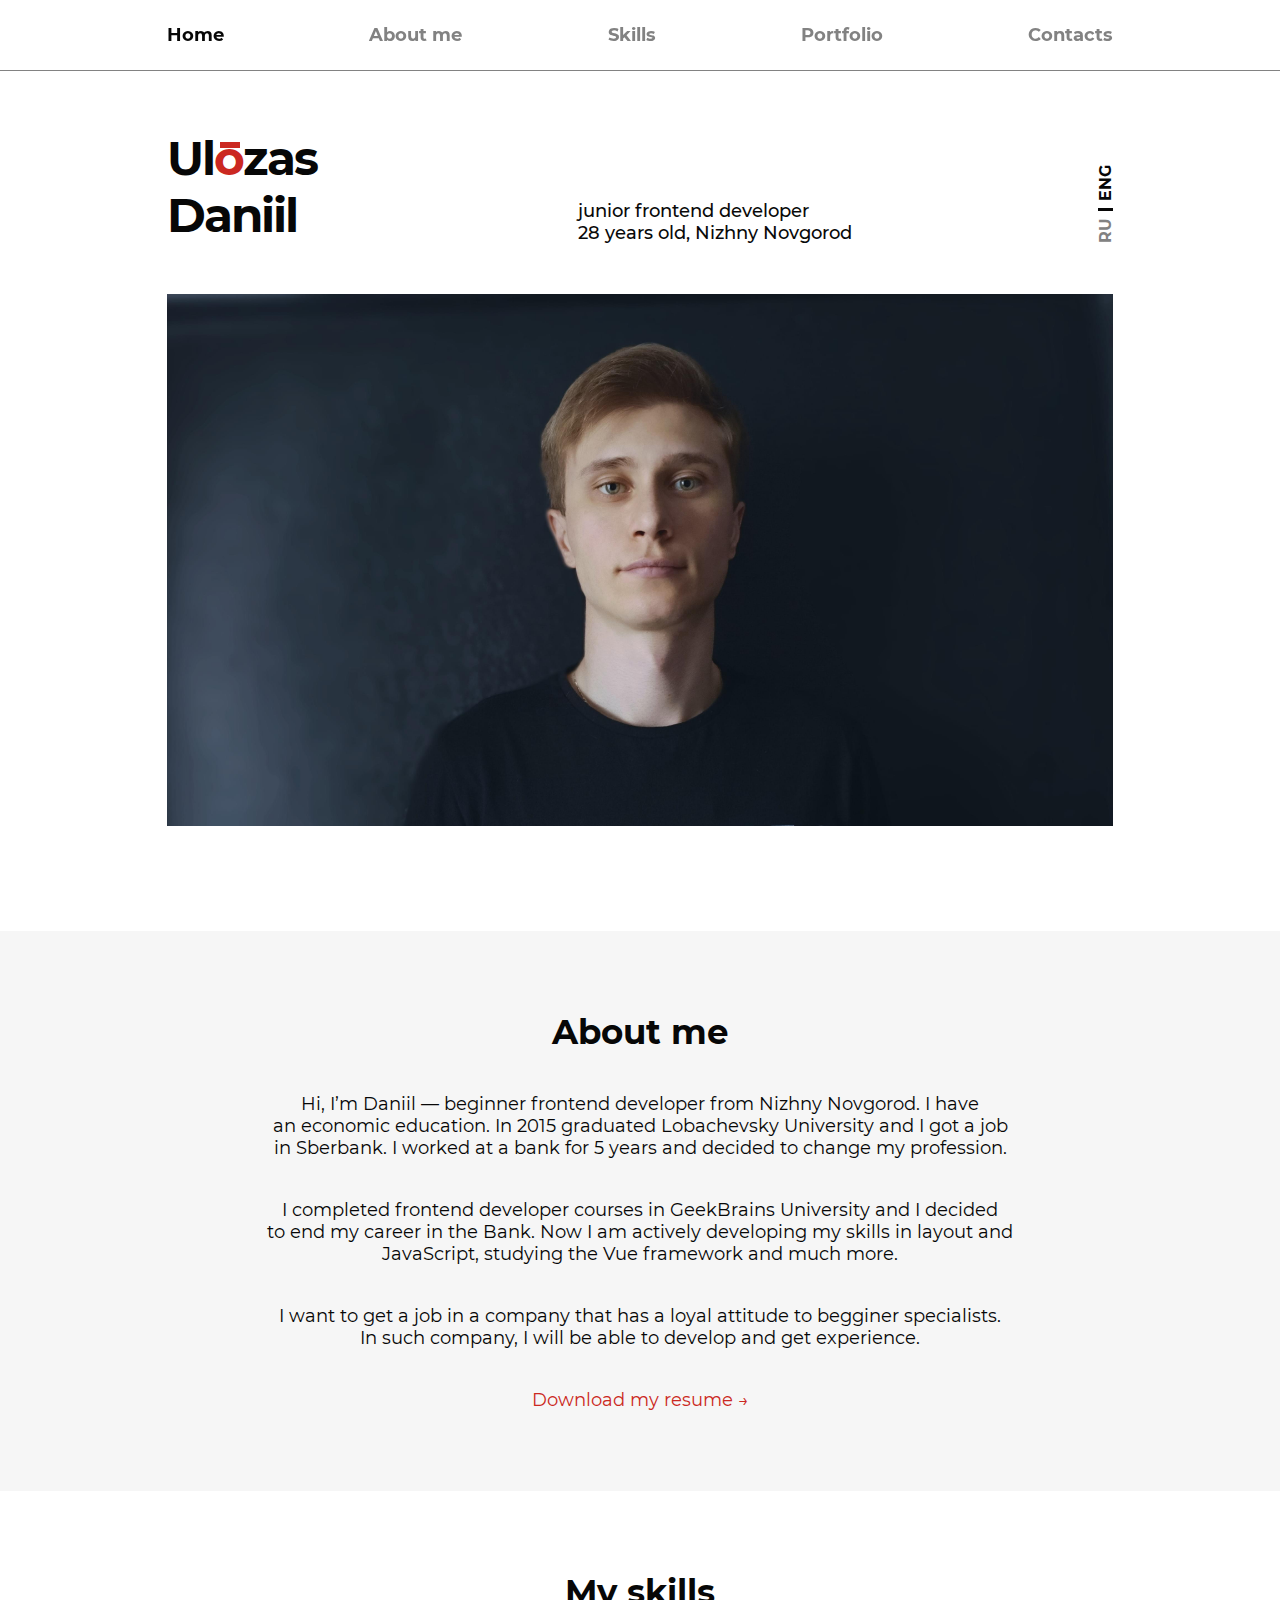
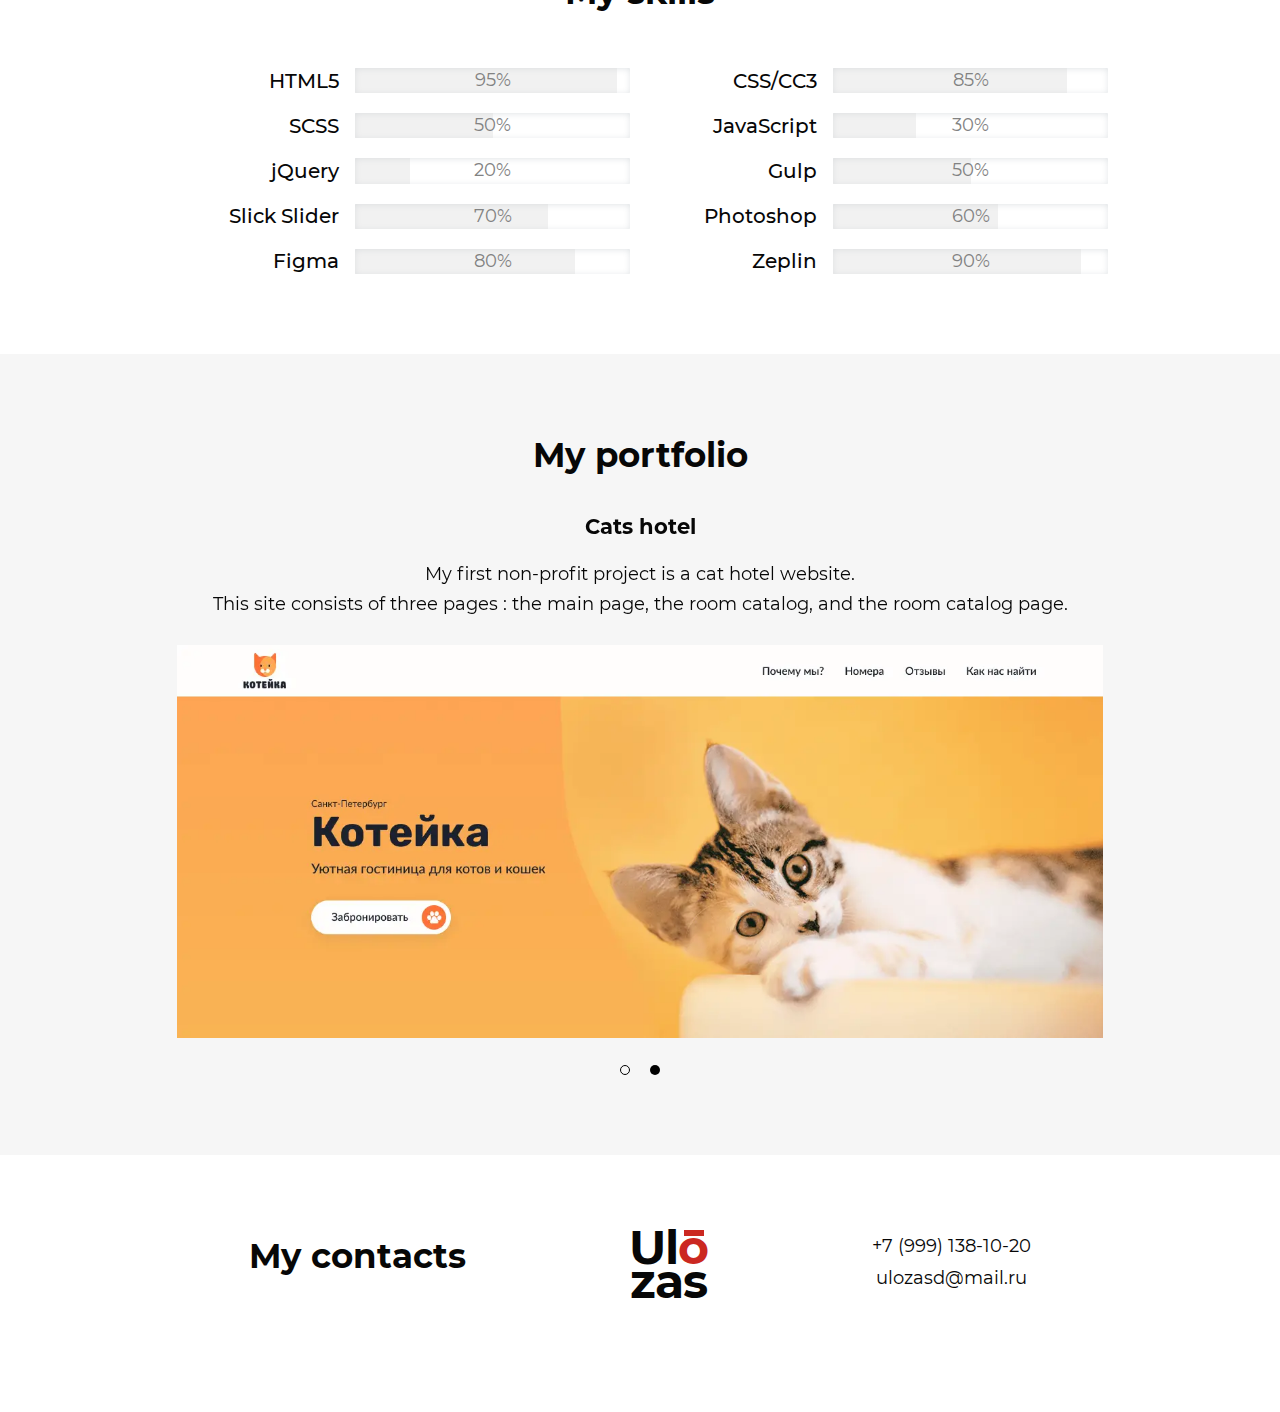
<file: index.html>
<!DOCTYPE html>
<html lang="en">
<head>
	<meta charset="UTF-8">
	<meta name="viewport" content="width=device-width, initial-scale=1.0">
	<link rel="stylesheet" href="css/style.min.css">
	<title>Daniil</title>
</head>

<body>
	<div class="wrapper">
		<header class="main-header" id="main-header">
	<div class="main-header__container container">
		<div class="main-header__inner">
			<div class="main-header__menu-burger-icon menu-burger-icon" id="menu-burger-icon">
				<span></span>
			</div>
			<nav class="main-header__menu" id="main-menu">
				<ul class="main-header__list">
					<li class="main-header__item">
						<a class="main-header__link main-header__link--active" href="#" id="menu-home">
							<span class="language" data-lang="eng">Home</span>
							<span class="language" data-lang="ru">Главная</span>
						</a>
					</li>
					<li class="main-header__item">
						<a class="main-header__link" href="#about" id="menu-about">
							<span class="language" data-lang="eng">About me</span>
							<span class="language" data-lang="ru">О себе</span>
						</a>
					</li>
					<li class="main-header__item">
						<a class="main-header__link" href="#skills" id="menu-skills">
							<span class="language" data-lang="eng">Skills</span>
							<span class="language" data-lang="ru">Навыки</span>
						</a>
					</li>
					<li class="main-header__item">
						<a class="main-header__link" href="#portfolio" id="menu-portfolio">
							<span class="language" data-lang="eng">Portfolio</span>
							<span class="language" data-lang="ru">Портфолио</span>
						</a>
					</li>
					<li class="main-header__item">
						<a class="main-header__link" href="#contacts" id="menu-contacts">
							<span class="language" data-lang="eng">Contacts</span>
							<span class="language" data-lang="ru">Контакты</span>
						</a>
					</li>
				</ul>
				<div class="main-header__lang lang-toggle">
					<input class="lang-toggle__input" type="radio" id="h-ru" name="h-lang">
					<label class="main-header__label lang-toggle__label" for="h-ru">ru</label>
					<input class="lang-toggle__input" type="radio" id="h-eng" name="h-lang" checked>
					<label class="main-header__label lang-toggle__label" for="h-eng">eng</label>
				</div>
			</nav>
		</div>
	</div>
</header>
		<main class="page">
			<section class="overview" id="overview">
	<div class="overview__container container">
		<div class="overview__top">
			<h1 class="">
				<span class="language overview__name" data-lang="eng">Ul<span class="red">o</span>zas<br>Daniil</span>
				<span class="language overview__name overview__name--ru" data-lang="ru">Ул<span class="red">о</span>зас<br>Даниил</span>
			</h1>
			<ul class="overview__list">
				<li class="overview__item">
					<span class="language" data-lang="eng">junior frontend developer</span>
					<span class="language" data-lang="ru">младший фронтенд разработчик</span>
				</li>
				<li class="overview__item">
					<span class="language" data-lang="eng">28 years old, Nizhny Novgorod</span>
					<span class="language" data-lang="ru">28 лет, Нижний Новгород</span>
				</li>
			</ul>
			<div class="overview__lang lang-toggle">
				<input class="lang-toggle__input" type="radio" id="ru" name="lang">
				<label class="lang-toggle__label" for="ru">ru</label>
				<input class="lang-toggle__input" type="radio" id="eng" name="lang" checked>
				<label class="lang-toggle__label" for="eng">eng</label>
			</div>
		</div>
		<picture>
			<source srcset="img/my-photo-mob.jpg" type="image/jpeg" media="(max-width: 767px)">
			<source srcset="img/my-photo-desk.jpg" type="image/jpeg" media="(min-width: 768px)">
			<img class="overview__photo" src="img/my-photo-desk.jpg" alt="Фото Улозас Даниил">
		</picture>
	</div>
</section>
			<section class="about" id="about">
	<div class="about__ container container">
		<h2 class="about__title title">
			<span class="language" data-lang="eng">About me</span>
			<span class="language" data-lang="ru">О себе</span>
		</h2>
		<p class="about__text text">
			<span class="language" data-lang="eng">
				Hi, I&rsquo;m Daniil&nbsp;&mdash; beginner frontend developer from Nizhny Novgorod. I&nbsp;have an&nbsp;economic education. In&nbsp;2015 graduated Lobachevsky University and&nbsp;I got a&nbsp;job in&nbsp;Sberbank. I&nbsp;worked at&nbsp;a&nbsp;bank for 5&nbsp;years and decided to&nbsp;change my&nbsp;profession.
			</span>
			<span class="language" data-lang="ru">
				Привет, Я&nbsp;Даниил&nbsp;&mdash; начинающий фронтенд разработчик из&nbsp;Нижнего Новгорода. По&nbsp;образованию я&nbsp;экономист. В&nbsp;2015г. закончил ННГУ им.Лобачевского и&nbsp;устроился в&nbsp;Сбербанк. Проработав там 5&nbsp;лет, решил поменять сферу деятельности.
			</span>
		</p>
		<p class="about__text text">
			<span class="language" data-lang="eng">
				I&nbsp;completed frontend developer courses in&nbsp;GeekBrains University and&nbsp;I decided to&nbsp;end my&nbsp;career in&nbsp;the Bank. Now I&nbsp;am actively developing my&nbsp;skills in&nbsp;layout and JavaScript, studying the Vue framework and much more.
			</span>
			<span class="language" data-lang="ru">
				Я&nbsp;прошёл обучение на&nbsp;GeekBrains по&nbsp;специальности frontend developer и&nbsp;принял решение закончить свою карьеру в&nbsp;банке. Сейчас активно прокачиваю свои навыки в&nbsp;верстке и&nbsp;JavaScript, изучаю фреймворк Vue и&nbsp;много что еще.
			</span>
		</p>
		<p class="about__text text">
			<span class="language" data-lang="eng">
				I&nbsp;want to&nbsp;get a&nbsp;job in&nbsp;a&nbsp;company that has a&nbsp;loyal attitude to&nbsp;begginer specialists. In&nbsp;such company, I&nbsp;will be&nbsp;able to&nbsp;develop and get experience.
			</span>
			<span class="language" data-lang="ru">
				Хочу устроиться в&nbsp;компанию, где лояльно относятся к&nbsp;начинающим специалистам, где есть возможность развиваться и&nbsp;набираться опыта.
			</span>
		</p>
		<a class="about__resume text " href="resume/resume.pdf" download target="_blank">
			<span class="language" data-lang="eng">Download my resume </span>
			<span class="language" data-lang="ru">Скачать мое резюме </span>
			&#8594;
		</a>
	</div>
</section>
			<section class="skills" id="skills">
	<div class="skills__container container">
		<h2 class="skills__title title">
			<span class="language" data-lang="eng">My skills</span>
			<span class="language" data-lang="ru">Мои навыки</span>
		</h2>
		<ul class="skills__list">
			<li class="skills__item">HTML5 <span class="skills__procent"><span class="procent__inner"></span>95%</span></li>
			<li class="skills__item">CSS/CC3 <span class="skills__procent"><span class="procent__inner"></span>85%</span></li>
			<li class="skills__item">SCSS <span class="skills__procent"><span class="procent__inner"></span>50%</span></li>
			<li class="skills__item">JavaScript <span class="skills__procent"><span class="procent__inner"></span>30%</span></li>
			<li class="skills__item">jQuery <span class="skills__procent"><span class="procent__inner"></span>20%</span></li>
			<li class="skills__item">Gulp <span class="skills__procent"><span class="procent__inner"></span>50%</span></li>
			<li class="skills__item">Slick Slider <span class="skills__procent"><span class="procent__inner"></span>70%</span></li>
			<li class="skills__item">Photoshop <span class="skills__procent"><span class="procent__inner"></span>60%</span></li>
			<li class="skills__item">Figma <span class="skills__procent"><span class="procent__inner"></span>80%</span></li>
			<li class="skills__item">Zeplin <span class="skills__procent"><span class="procent__inner"></span>90%</span></li>
		</ul>
	</div>
</section>
			<section class="portfolio" id="portfolio">
	<div class="portfolio__container container">
		<h2 class="portfolio__title title">
			<span class="language" data-lang="eng">My portfolio</span>
			<span class="language" data-lang="ru">Мои работы</span>
		</h2>
		<ul class="porfolio__list project__slider slider">
			<li class="portfolio__item project">
				<h3 class="project__title">Cats hotel</h3>
				<p class="project__description">
					<span class="language" data-lang="eng">My&nbsp;first non-profit project is&nbsp;a&nbsp;cat hotel website.</span>
					<span class="language" data-lang="ru">Мой первый некоммерческий проект&nbsp;&mdash; сайт отеля для кошек.</span>
				</p>
				<p class="project__description">
					<span class="language" data-lang="eng">This site consists of&nbsp;three pages : the main page, the room catalog, and the room catalog page.</span>
					<span class="language" data-lang="ru">Сайт состоит из&nbsp;трёх страниц : главная страница, каталог номеров, страница каталога номера.</span>
				</p>
				<div class="project__wrapper">
					<a class="project__link" href="cat-hotel/index.html" target="_blank">
						<!-- <span class="language" data-lang="eng">Открыть проект</span>
						<span class="language" data-lang="ru">Open project</span> -->
						<picture><source srcset="img/cats-hotel-desk.webp" type="image/webp"><img src="img/cats-hotel-desk.jpg" alt="Project 'Cats hotel'"></picture>
					</a>
				</div>
			</li>
			<li class="portfolio__item project">
				<h3 class="project__title">NORSI TRANS</h3>
				<p class="project__description">
					<span class="language" data-lang="eng">My second non-commercial project is&nbsp;the main page of&nbsp;the NORSI-TRANS company&rsquo;s website.</span>
					<span class="language" data-lang="ru">Мой второй некоммерческий проект&nbsp;&mdash; главная страница сайта компании Норси-Транс.</span>
				</p>
				<div class="project__wrapper">
					<a class="project__link" href="norsi/index.html" target="_blank">
						<!-- <span class="language" data-lang="eng">Открыть проект</span>
						<span class="language" data-lang="ru">Open project</span> -->
						<picture><source srcset="img/norsi-desk.webp" type="image/webp"><img src="img/norsi-desk.jpg" alt="Project 'Norsi'"></picture>
					</a>
				</div>
			</li>
		</ul>
	</div>
</section>
			<section class="contacts" id="contacts">
	<div class="contacts__container container">
		<h2 class="contacts__title title">
			<span class="language" data-lang="eng">My contacts</span>
			<span class="language" data-lang="ru">Мои контакты</span>
		</h2>
		<div class="contacts__logo-wrapper">
			<a class="logo" href="#">Ul<span class="red">o</span><br>zas</a>
		</div>
		<div class="contacts__content">
			<p class="contacts__tel" ><a href="tel:89991381020">+7 (999) 138-10-20</a></p>
			<p class="contacts__mail" ><a href="#">ulozasd@mail.ru</a></p>
		</div>
	</div>
</section>
		</main>
		<footer class="main-footer">
	<div class="container">
	</div>
</footer>
	</div>
	<script src="https://code.jquery.com/jquery-3.4.1.min.js"></script>
	<script src="js/script.min.js"></script>
</body>

</html>
</file>
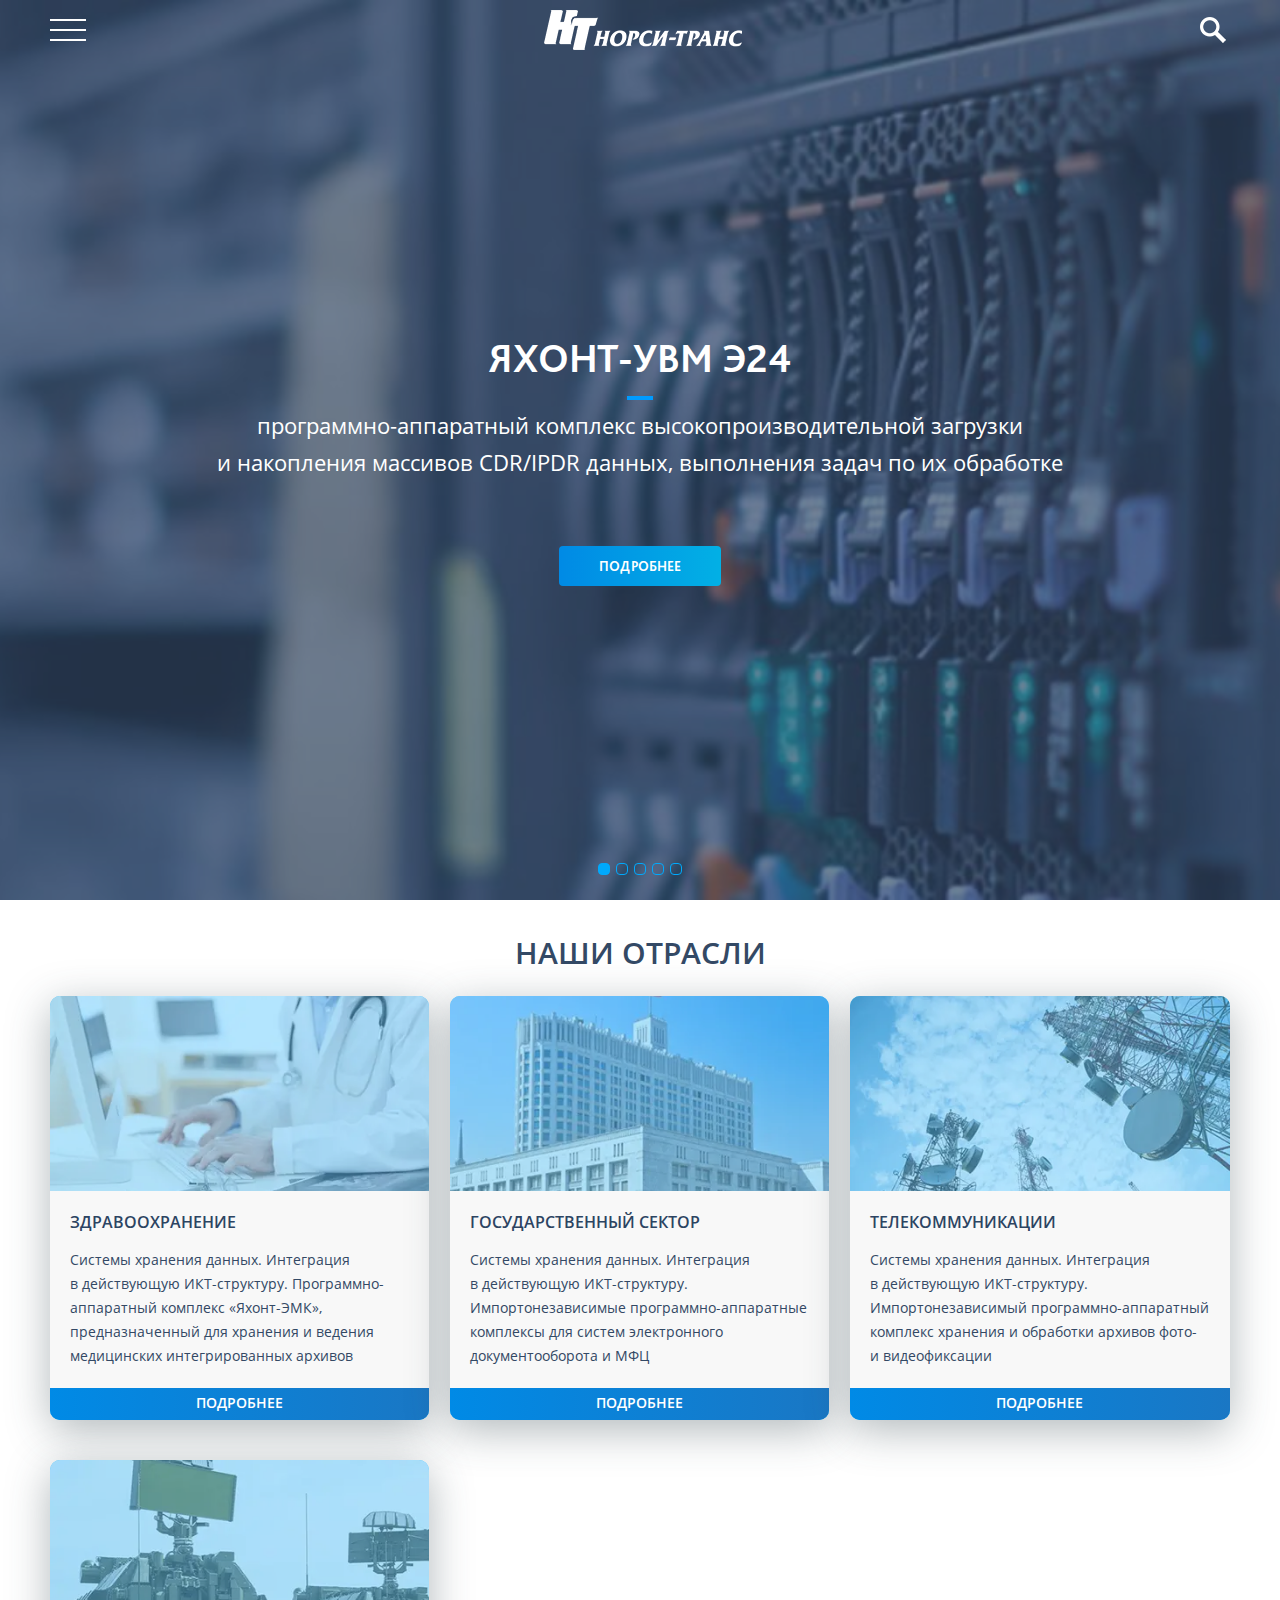
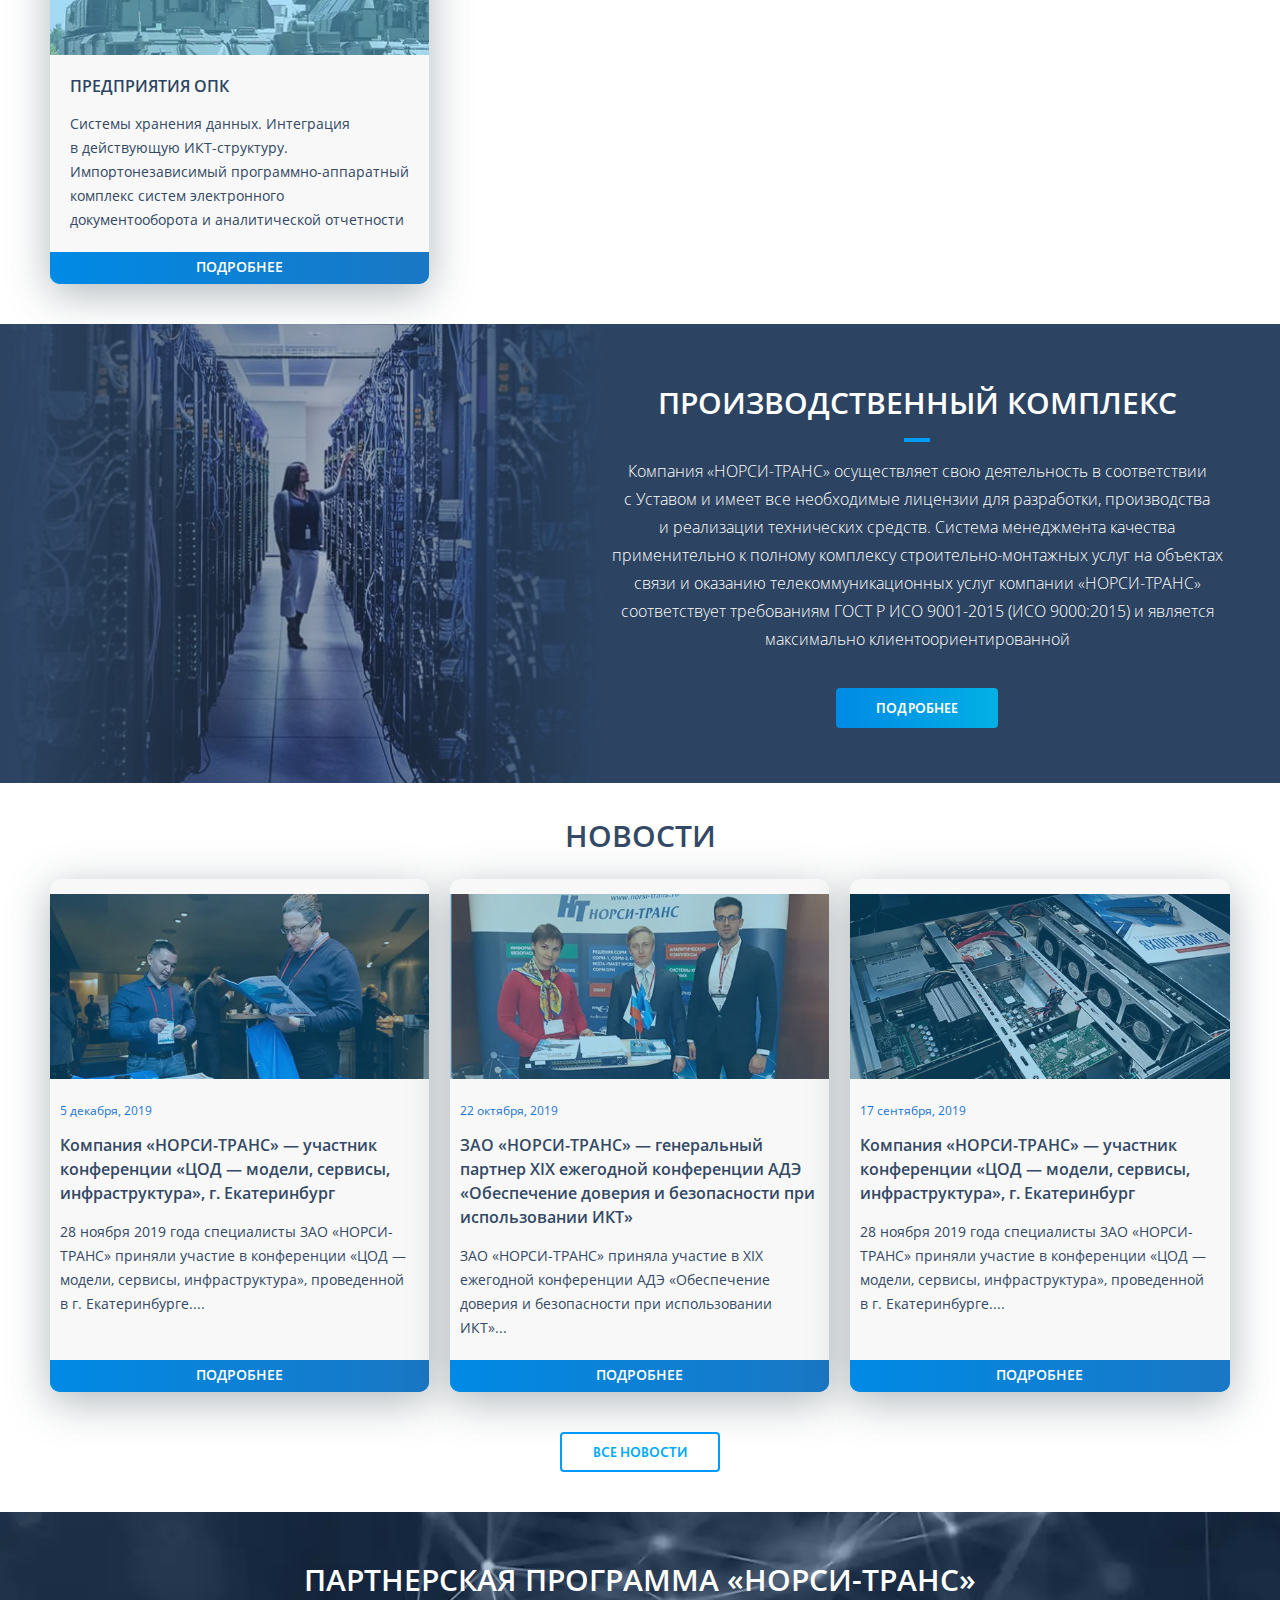
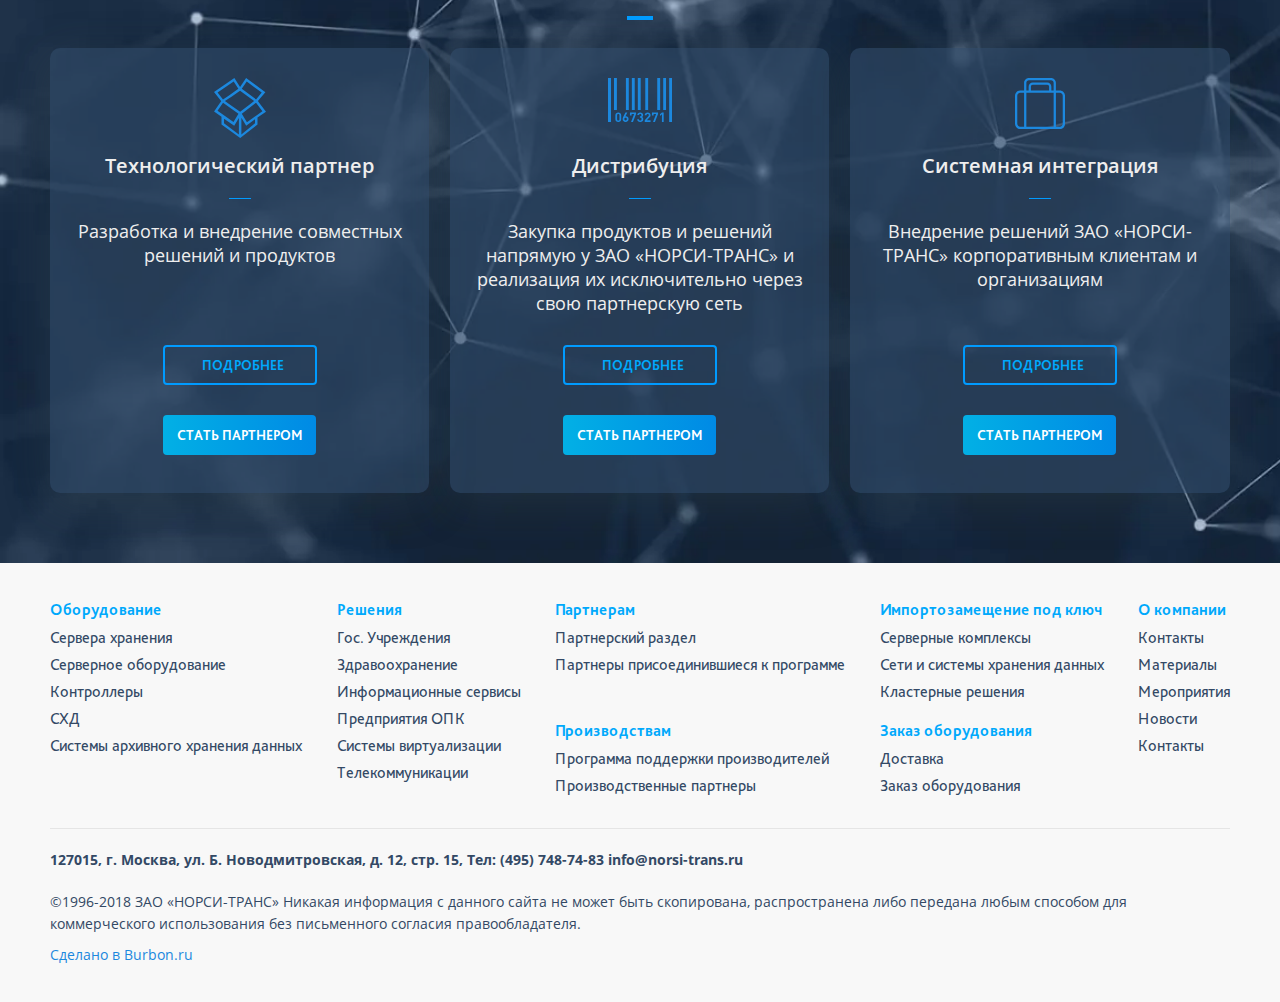
<file: norsi/index.html>
<!DOCTYPE html><html lang="en"><head>	<meta charset="UTF-8">	<meta name="viewport" content="width=device-width, initial-scale=1.0">	<link rel="stylesheet" href="css/style.min.css">	<title>НОРСИ-ТРАНС</title></head><body>	<div style="display:none;">		<svg>			<symbol id="icon-box" viewBox="0 0 52 60">				<path fill-rule="evenodd" fill="rgb(28, 136, 222)"					d="M44.031,23.356 L44.407,23.080 L44.091,22.856 L51.360,14.128 L32.096,0.012 L26.076,8.907 L20.361,0.000 L-0.008,13.928 L6.936,22.830 L7.200,23.125 L7.006,23.397 L0.067,33.467 L7.488,38.872 L7.488,46.535 L26.174,59.993 L26.222,59.931 L43.504,46.587 L43.504,39.597 L51.990,33.798 L44.031,23.356 ZM48.392,33.209 L32.952,44.143 L27.799,35.685 L42.013,24.838 L48.392,33.209 ZM17.501,18.795 L26.048,12.722 L40.112,23.113 L26.485,33.530 L26.155,33.833 L25.760,33.526 L10.887,23.108 L17.501,18.795 ZM32.724,3.547 L47.699,14.609 L42.043,21.401 L27.774,10.862 L32.724,3.547 ZM3.593,14.473 L19.673,3.559 L24.348,10.845 L14.620,17.757 L8.980,21.378 L3.593,14.473 ZM9.031,24.869 L24.470,35.698 L19.482,44.100 L3.518,32.869 L9.031,24.869 ZM9.977,45.315 L9.977,40.684 L20.222,47.750 L24.886,39.894 L24.886,56.474 L9.977,45.315 ZM41.015,45.263 L27.375,56.463 L27.375,39.794 L32.196,47.707 L41.015,41.298 L41.015,45.263 Z" />				<path fill="url(#PSgrad_0)"					d="M44.031,23.356 L44.407,23.080 L44.091,22.856 L51.360,14.128 L32.096,0.012 L26.076,8.907 L20.361,0.000 L-0.008,13.928 L6.936,22.830 L7.200,23.125 L7.006,23.397 L0.067,33.467 L7.488,38.872 L7.488,46.535 L26.174,59.993 L26.222,59.931 L43.504,46.587 L43.504,39.597 L51.990,33.798 L44.031,23.356 ZM48.392,33.209 L32.952,44.143 L27.799,35.685 L42.013,24.838 L48.392,33.209 ZM17.501,18.795 L26.048,12.722 L40.112,23.113 L26.485,33.530 L26.155,33.833 L25.760,33.526 L10.887,23.108 L17.501,18.795 ZM32.724,3.547 L47.699,14.609 L42.043,21.401 L27.774,10.862 L32.724,3.547 ZM3.593,14.473 L19.673,3.559 L24.348,10.845 L14.620,17.757 L8.980,21.378 L3.593,14.473 ZM9.031,24.869 L24.470,35.698 L19.482,44.100 L3.518,32.869 L9.031,24.869 ZM9.977,45.315 L9.977,40.684 L20.222,47.750 L24.886,39.894 L24.886,56.474 L9.977,45.315 ZM41.015,45.263 L27.375,56.463 L27.375,39.794 L32.196,47.707 L41.015,41.298 L41.015,45.263 Z" />			</symbol>			<symbol id="icon-code" viewBox="0 0 64 44">				<path fill-rule="evenodd" fill="rgb(28, 136, 222)"					d="M61.160,43.962 L61.160,0.005 L64.000,0.005 L64.000,43.962 L61.160,43.962 ZM55.194,0.005 L58.042,0.005 L58.042,32.107 L55.194,32.107 L55.194,0.005 ZM55.687,43.923 L53.933,43.923 L53.933,36.338 L51.976,38.009 L51.976,36.152 L53.933,34.482 L55.687,34.482 L55.687,43.923 ZM49.229,0.005 L52.150,0.005 L52.150,32.107 L49.229,32.107 L49.229,0.005 ZM50.047,36.033 L46.930,43.923 L45.027,43.923 L48.144,36.033 L45.607,36.033 L45.607,37.518 L43.934,37.518 L43.934,34.482 L50.047,34.482 L50.047,36.033 ZM36.728,42.372 L40.318,38.274 C40.669,37.863 40.817,37.571 40.817,37.134 C40.817,36.431 40.399,35.953 39.657,35.953 C39.077,35.953 38.483,36.246 38.483,37.160 L36.728,37.160 C36.728,35.436 38.010,34.402 39.657,34.402 C41.357,34.402 42.572,35.450 42.572,37.147 C42.572,38.062 42.208,38.553 41.546,39.309 L38.861,42.372 L42.572,42.372 L42.572,43.923 L36.728,43.923 L36.728,42.372 ZM37.270,0.005 L40.141,0.005 L40.141,32.107 L37.270,32.107 L37.270,0.005 ZM35.285,41.191 C35.285,43.074 33.882,44.003 32.235,44.003 C30.670,44.003 29.199,43.193 29.172,41.218 L30.926,41.218 C30.953,42.067 31.547,42.451 32.235,42.451 C32.991,42.451 33.531,41.987 33.531,41.138 C33.531,40.356 33.045,39.839 32.181,39.839 L31.925,39.839 L31.925,38.340 L32.181,38.340 C33.032,38.340 33.396,37.823 33.396,37.160 C33.396,36.365 32.856,35.953 32.222,35.953 C31.560,35.953 31.075,36.378 31.034,37.094 L29.280,37.094 C29.320,35.410 30.602,34.402 32.222,34.402 C33.922,34.402 35.151,35.516 35.151,37.107 C35.151,38.129 34.678,38.712 34.044,39.044 C34.732,39.401 35.285,40.051 35.285,41.191 ZM29.822,0.005 L32.711,0.005 L32.711,32.107 L29.822,32.107 L29.822,0.005 ZM23.046,43.923 L26.164,36.033 L23.626,36.033 L23.626,37.518 L21.953,37.518 L21.953,34.482 L28.067,34.482 L28.067,36.033 L24.949,43.923 L23.046,43.923 ZM23.856,0.005 L26.737,0.005 L26.737,32.107 L23.856,32.107 L23.856,0.005 ZM17.911,0.005 L20.801,0.005 L20.801,32.107 L17.911,32.107 L17.911,0.005 ZM17.352,38.380 C17.582,38.287 17.838,38.261 18.067,38.261 C19.363,38.261 20.591,39.309 20.591,41.059 C20.591,42.915 19.296,44.003 17.595,44.003 C15.894,44.003 14.599,42.955 14.599,41.085 C14.599,40.223 14.977,39.428 15.409,38.566 L17.433,34.482 L19.350,34.482 L17.352,38.380 ZM16.353,41.072 C16.353,41.947 16.880,42.451 17.595,42.451 C18.310,42.451 18.837,41.947 18.837,41.072 C18.837,40.237 18.337,39.693 17.595,39.693 C16.880,39.693 16.353,40.197 16.353,41.072 ZM10.295,44.003 C8.730,44.003 7.366,42.995 7.366,41.191 L7.366,37.214 C7.366,35.410 8.730,34.402 10.295,34.402 C11.861,34.402 13.210,35.410 13.210,37.214 L13.210,41.191 C13.210,42.995 11.861,44.003 10.295,44.003 ZM11.456,37.240 C11.456,36.444 10.983,35.953 10.295,35.953 C9.607,35.953 9.121,36.444 9.121,37.240 L9.121,41.179 C9.121,41.974 9.607,42.451 10.295,42.451 C10.983,42.451 11.456,41.974 11.456,41.179 L11.456,37.240 ZM5.980,0.005 L8.901,0.005 L8.901,32.107 L5.980,32.107 L5.980,0.005 ZM0.010,0.005 L2.997,0.005 L2.997,43.962 L0.010,43.962 L0.010,0.005 Z" />				<path fill="url(#PSgrad_0)"					d="M61.160,43.962 L61.160,0.005 L64.000,0.005 L64.000,43.962 L61.160,43.962 ZM55.194,0.005 L58.042,0.005 L58.042,32.107 L55.194,32.107 L55.194,0.005 ZM55.687,43.923 L53.933,43.923 L53.933,36.338 L51.976,38.009 L51.976,36.152 L53.933,34.482 L55.687,34.482 L55.687,43.923 ZM49.229,0.005 L52.150,0.005 L52.150,32.107 L49.229,32.107 L49.229,0.005 ZM50.047,36.033 L46.930,43.923 L45.027,43.923 L48.144,36.033 L45.607,36.033 L45.607,37.518 L43.934,37.518 L43.934,34.482 L50.047,34.482 L50.047,36.033 ZM36.728,42.372 L40.318,38.274 C40.669,37.863 40.817,37.571 40.817,37.134 C40.817,36.431 40.399,35.953 39.657,35.953 C39.077,35.953 38.483,36.246 38.483,37.160 L36.728,37.160 C36.728,35.436 38.010,34.402 39.657,34.402 C41.357,34.402 42.572,35.450 42.572,37.147 C42.572,38.062 42.208,38.553 41.546,39.309 L38.861,42.372 L42.572,42.372 L42.572,43.923 L36.728,43.923 L36.728,42.372 ZM37.270,0.005 L40.141,0.005 L40.141,32.107 L37.270,32.107 L37.270,0.005 ZM35.285,41.191 C35.285,43.074 33.882,44.003 32.235,44.003 C30.670,44.003 29.199,43.193 29.172,41.218 L30.926,41.218 C30.953,42.067 31.547,42.451 32.235,42.451 C32.991,42.451 33.531,41.987 33.531,41.138 C33.531,40.356 33.045,39.839 32.181,39.839 L31.925,39.839 L31.925,38.340 L32.181,38.340 C33.032,38.340 33.396,37.823 33.396,37.160 C33.396,36.365 32.856,35.953 32.222,35.953 C31.560,35.953 31.075,36.378 31.034,37.094 L29.280,37.094 C29.320,35.410 30.602,34.402 32.222,34.402 C33.922,34.402 35.151,35.516 35.151,37.107 C35.151,38.129 34.678,38.712 34.044,39.044 C34.732,39.401 35.285,40.051 35.285,41.191 ZM29.822,0.005 L32.711,0.005 L32.711,32.107 L29.822,32.107 L29.822,0.005 ZM23.046,43.923 L26.164,36.033 L23.626,36.033 L23.626,37.518 L21.953,37.518 L21.953,34.482 L28.067,34.482 L28.067,36.033 L24.949,43.923 L23.046,43.923 ZM23.856,0.005 L26.737,0.005 L26.737,32.107 L23.856,32.107 L23.856,0.005 ZM17.911,0.005 L20.801,0.005 L20.801,32.107 L17.911,32.107 L17.911,0.005 ZM17.352,38.380 C17.582,38.287 17.838,38.261 18.067,38.261 C19.363,38.261 20.591,39.309 20.591,41.059 C20.591,42.915 19.296,44.003 17.595,44.003 C15.894,44.003 14.599,42.955 14.599,41.085 C14.599,40.223 14.977,39.428 15.409,38.566 L17.433,34.482 L19.350,34.482 L17.352,38.380 ZM16.353,41.072 C16.353,41.947 16.880,42.451 17.595,42.451 C18.310,42.451 18.837,41.947 18.837,41.072 C18.837,40.237 18.337,39.693 17.595,39.693 C16.880,39.693 16.353,40.197 16.353,41.072 ZM10.295,44.003 C8.730,44.003 7.366,42.995 7.366,41.191 L7.366,37.214 C7.366,35.410 8.730,34.402 10.295,34.402 C11.861,34.402 13.210,35.410 13.210,37.214 L13.210,41.191 C13.210,42.995 11.861,44.003 10.295,44.003 ZM11.456,37.240 C11.456,36.444 10.983,35.953 10.295,35.953 C9.607,35.953 9.121,36.444 9.121,37.240 L9.121,41.179 C9.121,41.974 9.607,42.451 10.295,42.451 C10.983,42.451 11.456,41.974 11.456,41.179 L11.456,37.240 ZM5.980,0.005 L8.901,0.005 L8.901,32.107 L5.980,32.107 L5.980,0.005 ZM0.010,0.005 L2.997,0.005 L2.997,43.962 L0.010,43.962 L0.010,0.005 Z" />			</symbol>			<symbol id="icon-bag" viewBox="0 0 50 51">				<path fill-rule="evenodd" fill="rgb(28, 136, 222)"					d="M44.848,12.492 L40.905,12.492 L40.905,4.850 C40.905,2.181 38.728,0.008 36.051,0.008 L13.946,0.008 C11.270,0.008 9.092,2.181 9.092,4.850 L9.092,12.492 L5.165,12.492 C2.320,12.492 0.005,14.871 0.005,17.710 L0.005,45.854 C0.005,48.692 2.320,51.001 5.165,51.001 L44.848,51.001 C47.694,51.001 50.009,48.692 50.009,45.854 L50.009,17.710 C50.009,14.871 47.694,12.492 44.848,12.492 ZM38.636,14.768 L38.636,48.768 L11.363,48.768 L11.363,14.768 L38.636,14.768 ZM11.365,4.850 C11.365,3.430 12.522,2.275 13.946,2.275 L36.051,2.275 C37.475,2.275 38.633,3.430 38.633,4.850 L38.633,12.466 L36.357,12.466 L36.357,8.644 C36.357,6.390 34.520,4.557 32.260,4.557 L17.738,4.557 C15.478,4.557 13.640,6.390 13.640,8.644 L13.640,12.466 L11.365,12.466 L11.365,4.850 ZM15.913,8.644 C15.913,7.640 16.731,6.824 17.738,6.824 L32.260,6.824 C33.266,6.824 34.085,7.640 34.085,8.644 L34.085,12.492 L15.913,12.492 L15.913,8.644 ZM2.278,45.854 L2.278,17.710 C2.278,16.122 3.573,14.759 5.165,14.759 L9.091,14.768 L9.091,48.768 L5.165,48.735 C3.573,48.735 2.278,47.443 2.278,45.854 ZM47.736,45.854 C47.736,47.443 46.440,48.735 44.848,48.735 L40.909,48.768 L40.909,14.768 L44.848,14.759 C46.440,14.759 47.736,16.122 47.736,17.710 L47.736,45.854 Z" />				<path fill="url(#PSgrad_0)"					d="M44.848,12.492 L40.905,12.492 L40.905,4.850 C40.905,2.181 38.728,0.008 36.051,0.008 L13.946,0.008 C11.270,0.008 9.092,2.181 9.092,4.850 L9.092,12.492 L5.165,12.492 C2.320,12.492 0.005,14.871 0.005,17.710 L0.005,45.854 C0.005,48.692 2.320,51.001 5.165,51.001 L44.848,51.001 C47.694,51.001 50.009,48.692 50.009,45.854 L50.009,17.710 C50.009,14.871 47.694,12.492 44.848,12.492 ZM38.636,14.768 L38.636,48.768 L11.363,48.768 L11.363,14.768 L38.636,14.768 ZM11.365,4.850 C11.365,3.430 12.522,2.275 13.946,2.275 L36.051,2.275 C37.475,2.275 38.633,3.430 38.633,4.850 L38.633,12.466 L36.357,12.466 L36.357,8.644 C36.357,6.390 34.520,4.557 32.260,4.557 L17.738,4.557 C15.478,4.557 13.640,6.390 13.640,8.644 L13.640,12.466 L11.365,12.466 L11.365,4.850 ZM15.913,8.644 C15.913,7.640 16.731,6.824 17.738,6.824 L32.260,6.824 C33.266,6.824 34.085,7.640 34.085,8.644 L34.085,12.492 L15.913,12.492 L15.913,8.644 ZM2.278,45.854 L2.278,17.710 C2.278,16.122 3.573,14.759 5.165,14.759 L9.091,14.768 L9.091,48.768 L5.165,48.735 C3.573,48.735 2.278,47.443 2.278,45.854 ZM47.736,45.854 C47.736,47.443 46.440,48.735 44.848,48.735 L40.909,48.768 L40.909,14.768 L44.848,14.759 C46.440,14.759 47.736,16.122 47.736,17.710 L47.736,45.854 Z" />			</symbol>		</svg>	</div>	<header class="main-header hidden" id="main-header">	<div class="main-header__container container">		<div class="main-header__body">			<div class="main-header__burger menu-burger-icon" id="menu-burger-icon">				<span></span>			</div>			<a href="#" class="main-header__logo logo">				<picture><source srcset="img/logo.webp" type="image/webp"><img class="logo__img" src="img/logo.png" alt="Логотип компании НОРСИ-ТРАНС"></picture>			</a>			<nav class="main-header__menu" id="main-menu">				<ul class="main-header__list">					<li class="main-header__item">						<a class="main-header__link" href="#">Оборудование</a>						<span class="menu__arrow arrow"></span>						<div class="main-header__wrapper-sub-menu">							<ul class="main-header__sub-list">								<li class="main-header__sub-item">									<a class="main-header__sub-link" href="#">Серверное оборудование</a>									<div class="sub-menu">										<div class="sub-menu__column">											<h3 class="sub-menu__title">Сервера архитектуры "Эльбрус"</h3>											<ul class="sub-menu__list">												<li class="sub-menu__item"><a class="sub-menu__link" href="#">Яхонт-УВМ Б</a></li>												<li class="sub-menu__item"><a class="sub-menu__link" href="#">Яхонт-УВМ Э12</a></li>											</ul>											<h3 class="sub-menu__title">Сервера архитектуры ARM</h3>											<ul class="sub-menu__list">												<li class="sub-menu__item"><a class="sub-menu__link" href="#">Яхонт-УВМ А1</a></li>											</ul>										</div>										<div class="sub-menu__column">											<h3 class="sub-menu__title">Сервера архитектуры х86</h3>											<ul class="sub-menu__list">												<li class="sub-menu__item"><a class="sub-menu__link" href="#">Пантера-14</a></li>											</ul>										</div>									</div>								</li>								<li class="main-header__sub-item"><a class="main-header__sub-link" href="#">Контроллеры</a></li>								<li class="main-header__sub-item"><a class="main-header__sub-link" href="#">СХД</a></li>								<li class="main-header__sub-item"><a class="main-header__sub-link" href="#">Системы архивного хранения данных</a></li>							</ul>						</div>					</li>					<li class="main-header__item">						<a class="main-header__link" href="#">Решения</a>					</li>					<li class="main-header__item"><a class="main-header__link" href="#">Партнерам</a></li>					<li class="main-header__item"><a class="main-header__link" href="#">Производствам</a></li>					<li class="main-header__item"><a class="main-header__link" href="#">Импортозамещение под ключ</a></li>					<li class="main-header__item"><a class="main-header__link" href="#">Заказ оборудования</a></li>					<li class="main-header__item"><a class="main-header__link" href="#">О компании</a></li>				</ul>			</nav>			<a class="main-header__search" href="#"></a>		</div>	</div></header>	<main class="main">		<h1 class="visually-hidden">Компания "НОРСИ-Транс"</h1>		<section class="banner" id="banner">	<div class="banner__container container">		<ul class="banner__slider slider">			<li class="banner__slide">				<div class="banner__img-wrapper">					<picture>						<source srcset="img/banner-one-mob.jpg" type="image/jpeg" media="(max-width: 424px)">						<source srcset="img/banner-one-desk.jpg" type="image/jpeg" media="(min-width: 425px)">						<img class="banner__img" src="img/banner-one-desk.jpg" alt="Изображение оборудования">					</picture>				</div>				<div class="banner__content">					<h2 class="banner__title title decor">Яхонт-УВМ Э24</h2>					<p class="banner__description">программно-аппаратный комплекс высокопроизводительной загрузки						и&nbsp;накопления массивов CDR/IPDR данных, выполнения задач по&nbsp;их&nbsp;обработке</p>					<a class="banner__btn btn" href="#">Подробнее</a>				</div>			</li>			<li class="banner__slide">				<div class="banner__img-wrapper">					<picture>						<source srcset="img/banner-one-mob.jpg" type="image/jpeg" media="(max-width: 424px)">						<source srcset="img/banner-one-desk.jpg" type="image/jpeg" media="(min-width: 425px)">						<img class="banner__img" src="img/banner-one-desk.jpg" alt="Изображение оборудования">					</picture>				</div>				<div class="banner__content">					<h2 class="banner__title title decor">Яхонт-УВМ Э24</h2>					<p class="banner__description">программно-аппаратный комплекс высокопроизводительной загрузки						и&nbsp;накопления массивов CDR/IPDR данных, выполнения задач по&nbsp;их&nbsp;обработке</p>					<a class="banner__btn btn" href="#">Подробнее</a>				</div>			</li>			<li class="banner__slide">				<div class="banner__img-wrapper">					<picture>						<source srcset="img/banner-one-mob.jpg" type="image/jpeg" media="(max-width: 424px)">						<source srcset="img/banner-one-desk.jpg" type="image/jpeg" media="(min-width: 425px)">						<img class="banner__img" src="img/banner-one-desk.jpg" alt="Изображение оборудования">					</picture>				</div>				<div class="banner__content">					<h2 class="banner__title title decor">Яхонт-УВМ Э24</h2>					<p class="banner__description">программно-аппаратный комплекс высокопроизводительной загрузки						и&nbsp;накопления массивов CDR/IPDR данных, выполнения задач по&nbsp;их&nbsp;обработке</p>					<a class="banner__btn btn" href="#">Подробнее</a>				</div>			</li>			<li class="banner__slide">				<div class="banner__img-wrapper">					<picture>						<source srcset="img/banner-one-mob.jpg" type="image/jpeg" media="(max-width: 424px)">						<source srcset="img/banner-one-desk.jpg" type="image/jpeg" media="(min-width: 425px)">						<img class="banner__img" src="img/banner-one-desk.jpg" alt="Изображение оборудования">					</picture>				</div>				<div class="banner__content">					<h2 class="banner__title title decor">Яхонт-УВМ Э24</h2>					<p class="banner__description">программно-аппаратный комплекс высокопроизводительной загрузки						и&nbsp;накопления массивов CDR/IPDR данных, выполнения задач по&nbsp;их&nbsp;обработке</p>					<a class="banner__btn btn" href="#">Подробнее</a>				</div>			</li>			<li class="banner__slide">				<div class="banner__img-wrapper">					<picture>						<source srcset="img/banner-one-mob.jpg" type="image/jpeg" media="(max-width: 424px)">						<source srcset="img/banner-one-desk.jpg" type="image/jpeg" media="(min-width: 425px)">						<img class="banner__img" src="img/banner-one-desk.jpg" alt="Изображение оборудования">					</picture>				</div>				<div class="banner__content">					<h2 class="banner__title title decor">Яхонт-УВМ Э24</h2>					<p class="banner__description">программно-аппаратный комплекс высокопроизводительной загрузки						и&nbsp;накопления массивов CDR/IPDR данных, выполнения задач по&nbsp;их&nbsp;обработке</p>					<a class="banner__btn btn" href="#">Подробнее</a>				</div>			</li>		</ul>	</div></section>		<section class="industries">	<div class="industries__container container">		<h2 class="industries__title title">Наши отрасли</h2>		<ul class="industries__list card-list">			<li class="industries__item card">				<div class="industries__photo-wrapper">					<picture><source srcset="img/ind-1.webp" type="image/webp"><img class="industries__img card__img" src="img/ind-1.jpg" alt="Доктор работает за компьютером" width="290" height="195"></picture>				</div>				<div class="industries__content">					<h3 class="industries__name">Здравоохранение</h3>					<p class="industries__description">Системы хранения данных. Интеграция в&nbsp;действующую ИКТ-структуру.						Программно-аппаратный комплекс &laquo;Яхонт-ЭМК&raquo;, предназначенный для хранения и&nbsp;ведения						медицинских интегрированных архивов</p>				</div>				<a class="card__btn" href="#">Подробнее</a>			</li>			<li class="industries__item card">				<div class="industries__photo-wrapper">					<picture><source srcset="img/ind-2.webp" type="image/webp"><img class="industries__img card__img" src="img/ind-2.jpg" alt="Правительственное здание" width="290" height="195"></picture>				</div>				<div class="industries__content">					<h3 class="industries__name">Государственный сектор</h3>					<p class="industries__description">Системы хранения данных. Интеграция в&nbsp;действующую ИКТ-структуру.						Импортонезависимые программно-аппаратные комплексы для систем электронного документооборота и&nbsp;МФЦ</p>				</div>				<a class="card__btn" href="#">Подробнее</a>			</li>			<li class="industries__item card">				<div class="industries__photo-wrapper">					<picture><source srcset="img/ind-3.webp" type="image/webp"><img class="industries__img card__img" src="img/ind-3.jpg" alt="Вышки с антеннами" width="290" height="195"></picture>				</div>				<div class="industries__content">					<h3 class="industries__name">Телекоммуникации</h3>					<p class="industries__description">Системы хранения данных. Интеграция в&nbsp;действующую ИКТ-структуру.						Импортонезависимый программно-аппаратный комплекс хранения и&nbsp;обработки архивов фото-						и&nbsp;видеофиксации</p>				</div>				<a class="card__btn" href="#">Подробнее</a>			</li>			<li class="industries__item card">				<div class="industries__photo-wrapper">					<picture><source srcset="img/ind-4.webp" type="image/webp"><img class="industries__img card__img" src="img/ind-4.jpg" alt="Военная техника" width="290" height="195"></picture>				</div>				<div class="industries__content">					<h3 class="industries__name">Предприятия ОПК</h3>					<p class="industries__description">Системы хранения данных. Интеграция в&nbsp;действующую ИКТ-структуру.						Импортонезависимый программно-аппаратный комплекс систем электронного документооборота и&nbsp;аналитической						отчетности</p>				</div>				<a class="card__btn" href="#">Подробнее</a>			</li>		</ul>	</div></section>		<section class="production">	<div class="production__container container">		<div class="production__photo-wrapper">			<picture>				<source srcset="img/production-mob.jpg" type="image/jpeg" media="(max-width: 424px)">				<source srcset="img/production-desk.jpg" type="image/jpeg" media="(min-width: 425px)">				<img class="production__photo" src="img/production-desk.jpg" alt="Производственный комплекс">			</picture>		</div>		<div class="production__content">			<h2 class="production__title title decor">Производственный комплекс</h2>			<p class="production__description">				Компания &laquo;НОРСИ-ТРАНС&raquo; осуществляет свою деятельность в&nbsp;соответствии с&nbsp;Уставом				и&nbsp;имеет				все необходимые лицензии для разработки, производства и&nbsp;реализации технических средств. Система менеджмента				качества применительно к&nbsp;полному комплексу строительно-монтажных услуг на&nbsp;объектах связи				и&nbsp;оказанию				телекоммуникационных услуг компании &laquo;НОРСИ-ТРАНС&raquo; соответствует требованиям ГОСТ Р&nbsp;ИСО				9001-2015				(ИСО 9000:2015) и&nbsp;является максимально клиентоориентированной			</p>			<a class="btn" href="#">Подробнее</a>		</div>	</div></section><div class="a"></div>		<section class="news">	<div class="news__container container">		<h2 class="news__title title">Новости</h2>		<ul class="news__list card-list">			<li class="news__item card">				<div class="news__photo-wrapper">					<picture><source srcset="img/news-one.webp" type="image/webp"><img class="news__img card__img" src="img/news-one.jpg" alt="Двое мужчин, участников конференции" width="290" height="185"></picture>				</div>				<div class="news__content">					<time class="news__date" datetime="2019-12-05">5 декабря, 2019</time>					<h3 class="news__name">Компания &laquo;НОРСИ-ТРАНС&raquo;&nbsp;&mdash; участник конференции						&laquo;ЦОД&nbsp;&mdash; модели, сервисы, инфраструктура&raquo;, г. Екатеринбург</h3>					<p class="news__description">28&nbsp;ноября 2019 года специалисты ЗАО &laquo;НОРСИ-ТРАНС&raquo; приняли						участие в&nbsp;конференции &laquo;ЦОД&nbsp;&mdash; модели, сервисы, инфраструктура&raquo;, проведенной						в&nbsp;г. Екатеринбурге....</p>				</div>				<a class="card__btn" href="#">Подробнее</a>			</li>			<li class="news__item card">				<div class="news__photo-wrapper">					<picture><source srcset="img/news-two.webp" type="image/webp"><img class="news__img card__img" src="img/news-two.jpg" alt="Женщина и двое мужчин, участники конференции" width="290" height="185"></picture>				</div>				<div class="news__content">					<time class="news__date" datetime="2019-10-22">22 октября, 2019</time>					<h3 class="news__name">ЗАО &laquo;НОРСИ-ТРАНС&raquo;&nbsp;&mdash; генеральный партнер XIX ежегодной						конференции АДЭ &laquo;Обеспечение доверия и&nbsp;безопасности при использовании ИКТ&raquo;</h3>					<p class="news__description">ЗАО &laquo;НОРСИ-ТРАНС&raquo; приняла участие в&nbsp;XIX ежегодной конференции						АДЭ &laquo;Обеспечение доверия и&nbsp;безопасности при использовании ИКТ&raquo;...</p>				</div>				<a class="card__btn" href="#">Подробнее</a>			</li>			<li class="news__item card">				<div class="news__photo-wrapper">					<picture><source srcset="img/news-three.webp" type="image/webp"><img class="news__img card__img" src="img/news-three.jpg" alt="Изображение оборудования" width="290" height="185"></picture>				</div>				<div class="news__content">					<time class="news__date" datetime="2019-09-17">17 сентября, 2019</time>					<h3 class="news__name">Компания &laquo;НОРСИ-ТРАНС&raquo;&nbsp;&mdash; участник конференции						&laquo;ЦОД&nbsp;&mdash; модели, сервисы, инфраструктура&raquo;, г. Екатеринбург</h3>					<p class="news__description">28&nbsp;ноября 2019 года специалисты ЗАО &laquo;НОРСИ-ТРАНС&raquo; приняли						участие в&nbsp;конференции &laquo;ЦОД&nbsp;&mdash; модели, сервисы, инфраструктура&raquo;, проведенной						в&nbsp;г. Екатеринбурге....</p>				</div>				<a class="card__btn" href="#">Подробнее</a>			</li>		</ul>		<a class="news__btn btn btn--border" href="#">Все новости</a>	</div></section>		<section class="partner">	<div class="partner__container container">		<h2 class="partner__title title decor">Партнерская программа «НОРСИ-ТРАНС»</h2>		<ul class="partner__list card-list">			<li class="partner__item card">				<div class="partner__wrapper-icon">					<svg class="partner__icon icon-box" width="52" height="60">						<use xlink:href="#icon-box" x="0" y="0"></use>					</svg>				</div>				<h3 class="partner__name decor">Технологический партнер</h3>				<p class="partner__description">Разработка и внедрение совместных решений и продуктов</p>				<div class="partner__wrapper-btn">					<a class="partner__btn btn btn--border" href="#">Подробнее</a>					<a class="partner__btn btn" href="#">Стать партнером</a>				</div>			</li>			<li class="partner__item card">				<div class="partner__wrapper-icon">					<svg class="partner__icon icon-code" width="64" height="44">						<use xlink:href="#icon-code" x="0" y="0"></use>					</svg>				</div>				<h3 class="partner__name decor">Дистрибуция</h3>				<p class="partner__description">Закупка продуктов и решений напрямую у ЗАО «НОРСИ-ТРАНС» и реализация их исключительно через свою партнерскую сеть</p>				<div class="partner__wrapper-btn">					<a class="partner__btn btn btn--border" href="#">Подробнее</a>					<a class="partner__btn btn" href="#">Стать партнером</a>				</div>			</li>			<li class="partner__item card">				<div class="partner__wrapper-icon">					<svg class="partner__icon icon-bag" width="50" height="51">						<use xlink:href="#icon-bag" x="0" y="0"></use>					</svg>				</div>				<h3 class="partner__name decor">Системная интеграция</h3>				<p class="partner__description">Внедрение решений ЗАО «НОРСИ-ТРАНС» корпоративным клиентам и организациям</p>				<div class="partner__wrapper-btn">					<a class="partner__btn btn btn--border" href="#">Подробнее</a>					<a class="partner__btn btn" href="#">Стать партнером</a>				</div>			</li>		</ul>	</div></section>	</main>	<footer class="main-footer">	<section class="footer-menu">		<div class="footer-menu__container container">			<div class="footer-menu__wrapper">				<h2 class="visually-hidden">Дополнительная навигация по сайту</h2>				<div class="footer-menu__column">					<section class="footer-menu__section">						<h3 class="footer-menu__title">Оборудование</h3>						<ul class="footer-menu__list">							<li class="footer-menu__item"><a href="#" class="footer-menu__link">Сервера хранения</a></li>							<li class="footer-menu__item"><a href="#" class="footer-menu__link">Серверное оборудование</a></li>							<li class="footer-menu__item"><a href="#" class="footer-menu__link">Контроллеры</a></li>							<li class="footer-menu__item"><a href="#" class="footer-menu__link">СХД</a></li>							<li class="footer-menu__item"><a href="#" class="footer-menu__link">Системы архивного хранения данных</a>							</li>						</ul>					</section>				</div>				<div class="footer-menu__column">					<section class="footer-menu__section">						<h3 class="footer-menu__title">Решения</h3>						<ul class="footer-menu__list">							<li class="footer-menu__item"><a href="#" class="footer-menu__link">Гос. Учреждения</a></li>							<li class="footer-menu__item"><a href="#" class="footer-menu__link">Здравоохранение</a></li>							<li class="footer-menu__item"><a href="#" class="footer-menu__link">Информационные сервисы</a></li>							<li class="footer-menu__item"><a href="#" class="footer-menu__link">Предприятия ОПК</a></li>							<li class="footer-menu__item"><a href="#" class="footer-menu__link">Системы виртуализации</a></li>							<li class="footer-menu__item"><a href="#" class="footer-menu__link">Телекоммуникации</a></li>						</ul>					</section>				</div>				<div class="footer-menu__column">					<section class="footer-menu__section">						<h3 class="footer-menu__title">Партнерам</h3>						<ul class="footer-menu__list">							<li class="footer-menu__item"><a href="#" class="footer-menu__link">Партнерский раздел</a></li>							<li class="footer-menu__item"><a href="#" class="footer-menu__link">Партнеры присоединившиеся к									программе</a></li>						</ul>					</section>					<section class="footer-menu__section">						<h3 class="footer-menu__title">Производствам</h3>						<ul class="footer-menu__list">							<li class="footer-menu__item"><a href="#" class="footer-menu__link">Программа поддержки производителей</a>							</li>							<li class="footer-menu__item"><a href="#" class="footer-menu__link">Производственные партнеры</a></li>						</ul>					</section>				</div>				<div class="footer-menu__column">					<section class="footer-menu__section">						<h3 class="footer-menu__title">Импортозамещение под ключ</h3>						<ul class="footer-menu__list">							<li class="footer-menu__item"><a href="#" class="footer-menu__link">Серверные комплексы</a></li>							<li class="footer-menu__item"><a href="#" class="footer-menu__link">Сети и системы хранения данных</a></li>							<li class="footer-menu__item"><a href="#" class="footer-menu__link">Кластерные решения</a></li>						</ul>					</section>					<section class="footer-menu__section">						<h3 class="footer-menu__title">Заказ оборудования</h3>						<ul class="footer-menu__list">							<li class="footer-menu__item"><a href="#" class="footer-menu__link">Доставка</a></li>							<li class="footer-menu__item"><a href="#" class="footer-menu__link">Заказ оборудования</a></li>						</ul>					</section>				</div>				<div class="footer-menu__column">					<section class="footer-menu__section">						<h3 class="footer-menu__title">О компании</h3>						<ul class="footer-menu__list">							<li class="footer-menu__item"><a href="#" class="footer-menu__link">Контакты</a></li>							<li class="footer-menu__item"><a href="#" class="footer-menu__link">Материалы</a></li>							<li class="footer-menu__item"><a href="#" class="footer-menu__link">Мероприятия</a></li>							<li class="footer-menu__item"><a href="#" class="footer-menu__link">Новости</a></li>							<li class="footer-menu__item"><a href="#" class="footer-menu__link">Контакты</a></li>						</ul>					</section>				</div>			</div>		</div>	</section>	<section class="fotter-bottom">		<div class="fotter-bottom__container container">			<h2 class="visually-hidden">Адрес и политика конфиденциальности</h2>			<div class="fotter-bottom__wrapper">				<p class="fotter-bottom__address">127015, г. Москва, ул. Б. Новодмитровская, д. 12, стр. 15, Тел:&#160;<a						href="tel:84957487483">(495) 748-74-83</a> <a href="#">info@norsi-trans.ru</a></p>				<p class="fotter-bottom__copyright">&#169;1996-2018 ЗАО «НОРСИ-ТРАНС» Никакая информация с данного сайта не					может быть скопирована, распространена либо передана любым способом для коммерческого использования без					письменного согласия правообладателя.</p>			</div>			<div class="fotter-bottom__wrapper">				<a class="fotter-bottom__burbon" href="#">Сделано в Burbon.ru</a>			</div>		</div>	</section></footer>	<script src="js/script.min.js"></script></body></html>
</file>
<file: css/style.min.css>
@charset "UTF-8";@font-face{font-family:Montserrat;font-display:swap;src:url(../fonts/Montserrat-Bold.woff) format("woff"),url(../fonts/Montserrat-Bold.woff2) format("woff2");font-weight:700;font-style:normal}@font-face{font-family:Montserrat;font-display:swap;src:url(../fonts/Montserrat-ExtraBold.woff) format("woff"),url(../fonts/Montserrat-ExtraBold.woff2) format("woff2");font-weight:800;font-style:normal}@font-face{font-family:Montserrat;font-display:swap;src:url(../fonts/Montserrat-Medium.woff) format("woff"),url(../fonts/Montserrat-Medium.woff2) format("woff2");font-weight:500;font-style:normal}@font-face{font-family:Montserrat;font-display:swap;src:url(../fonts/Montserrat-Regular.woff) format("woff"),url(../fonts/Montserrat-Regular.woff2) format("woff2");font-weight:400;font-style:normal}@font-face{font-family:Montserrat;font-display:swap;src:url(../fonts/Montserrat-Thin.woff) format("woff"),url(../fonts/Montserrat-Thin.woff2) format("woff2");font-weight:100;font-style:normal}/*! normalize.css v8.0.1 | MIT License | github.com/necolas/normalize.css */html{line-height:1.15;-webkit-text-size-adjust:100%}body{margin:0}main{display:block}h1{font-size:2em;margin:.67em 0}hr{-webkit-box-sizing:content-box;box-sizing:content-box;height:0;overflow:visible}pre{font-family:monospace,monospace;font-size:1em}a{background-color:transparent}abbr[title]{border-bottom:none;text-decoration:underline;-webkit-text-decoration:underline dotted;text-decoration:underline dotted}b,strong{font-weight:bolder}code,kbd,samp{font-family:monospace,monospace;font-size:1em}small{font-size:80%}sub,sup{font-size:75%;line-height:0;position:relative;vertical-align:baseline}sub{bottom:-.25em}sup{top:-.5em}img{border-style:none}button,input,optgroup,select,textarea{font-family:inherit;font-size:100%;line-height:1.15;margin:0}button,input{overflow:visible}button,select{text-transform:none}[type=button],[type=reset],[type=submit],button{-webkit-appearance:button}[type=button]::-moz-focus-inner,[type=reset]::-moz-focus-inner,[type=submit]::-moz-focus-inner,button::-moz-focus-inner{border-style:none;padding:0}[type=button]:-moz-focusring,[type=reset]:-moz-focusring,[type=submit]:-moz-focusring,button:-moz-focusring{outline:1px dotted ButtonText}fieldset{padding:.35em .75em .625em}legend{-webkit-box-sizing:border-box;box-sizing:border-box;color:inherit;display:table;max-width:100%;padding:0;white-space:normal}progress{vertical-align:baseline}textarea{overflow:auto}[type=checkbox],[type=radio]{-webkit-box-sizing:border-box;box-sizing:border-box;padding:0}[type=number]::-webkit-inner-spin-button,[type=number]::-webkit-outer-spin-button{height:auto}[type=search]{-webkit-appearance:textfield;outline-offset:-2px}[type=search]::-webkit-search-decoration{-webkit-appearance:none}::-webkit-file-upload-button{-webkit-appearance:button;font:inherit}details{display:block}summary{display:list-item}template{display:none}[hidden]{display:none}html{-webkit-box-sizing:border-box;box-sizing:border-box;scroll-behavior:smooth}*,::after,::before{-webkit-box-sizing:inherit;box-sizing:inherit}body{overflow-x:hidden;margin:0;padding:0}a{text-decoration:none;color:inherit;outline:0}ul{margin:0;padding:0;list-style:none}img{max-width:100%;height:auto}h1,h2,h3,h4,h5,h6,p{margin:0}button{border:none;padding:0;outline:0;cursor:pointer}body{font-family:Montserrat,Arial,Helvetica,sans-serif;font-weight:400;color:#070707;font-size:18px;line-height:22px;background-color:#fff;min-width:320px}body.lock{overflow:hidden}.wrapper{width:100%;min-height:100%;overflow:hidden;position:relative}.container{max-width:1006px;margin:0 auto;padding:0 20px}.menu-burger-icon{position:relative;display:-webkit-box;display:-ms-flexbox;display:flex;-webkit-box-align:center;-ms-flex-align:center;align-items:center;width:30px;height:20px}.menu-burger-icon::after,.menu-burger-icon::before{content:"";position:absolute;left:0;background-color:#000;width:100%;height:4px}.menu-burger-icon::before{top:0;-webkit-transition:top .2s linear .2s,-webkit-transform .2s ease-in;transition:top .2s linear .2s,-webkit-transform .2s ease-in;-o-transition:transform .2s ease-in,top .2s linear .2s;transition:transform .2s ease-in,top .2s linear .2s;transition:transform .2s ease-in,top .2s linear .2s,-webkit-transform .2s ease-in}.menu-burger-icon::after{bottom:0;-webkit-transition:bottom .2s linear .2s,-webkit-transform .2s ease-in;transition:bottom .2s linear .2s,-webkit-transform .2s ease-in;-o-transition:transform .2s ease-in,bottom .2s linear .2s;transition:transform .2s ease-in,bottom .2s linear .2s;transition:transform .2s ease-in,bottom .2s linear .2s,-webkit-transform .2s ease-in}.menu-burger-icon--active::before{-webkit-transform:rotate(45deg);-ms-transform:rotate(45deg);transform:rotate(45deg);top:8px;-webkit-transition:top .2s linear,-webkit-transform .2s ease-in .2s;transition:top .2s linear,-webkit-transform .2s ease-in .2s;-o-transition:top .2s linear,transform .2s ease-in .2s;transition:top .2s linear,transform .2s ease-in .2s;transition:top .2s linear,transform .2s ease-in .2s,-webkit-transform .2s ease-in .2s}.menu-burger-icon--active::after{-webkit-transform:rotate(-45deg);-ms-transform:rotate(-45deg);transform:rotate(-45deg);bottom:8px;-webkit-transition:bottom .2s linear,-webkit-transform .2s ease-in .2s;transition:bottom .2s linear,-webkit-transform .2s ease-in .2s;-o-transition:bottom .2s linear,transform .2s ease-in .2s;transition:bottom .2s linear,transform .2s ease-in .2s;transition:bottom .2s linear,transform .2s ease-in .2s,-webkit-transform .2s ease-in .2s}.menu-burger-icon span{background-color:#000;width:100%;height:4px;-webkit-transition:-webkit-transform 0s ease-in .2s;transition:-webkit-transform 0s ease-in .2s;-o-transition:transform 0s ease-in .2s;transition:transform 0s ease-in .2s;transition:transform 0s ease-in .2s,-webkit-transform 0s ease-in .2s}.menu-burger-icon--active span{-webkit-transform:scale(0);-ms-transform:scale(0);transform:scale(0)}.lang-toggle{font-weight:700;-ms-flex-item-align:end;align-self:flex-end}.lang-toggle__label{color:#828282;text-transform:uppercase;position:relative;padding:0 6px;cursor:pointer}.lang-toggle__label:first-of-type::after{content:'';position:absolute;width:3px;height:15px;background-color:#070707;top:2px;right:-4px}.lang-toggle__input{display:none}.lang-toggle__input:checked+.lang-toggle__label{color:#070707}.logo{font-weight:700;font-size:47.3392px;line-height:25px;letter-spacing:-1px;color:#070707;position:relative}.logo::after{content:'';position:absolute;top:12px;right:3px;width:20px;height:6px;background-color:#cb2821}.red{color:#cb2821}.main-header{position:fixed;top:0;left:0;width:100%;z-index:10;background-color:rgba(255,255,255,.7)}.main-header__inner{position:relative}.main-header__menu-burger-icon{position:absolute;right:0;top:70px;z-index:5}.main-header__menu{position:fixed;top:0;right:-100%;width:100%;height:100%;background-color:#fff;padding:59px 20px;overflow:auto;-webkit-transition:all .4s ease-in 0s;-o-transition:all .4s ease-in 0s;transition:all .4s ease-in 0s;display:-webkit-box;display:-ms-flexbox;display:flex;-webkit-box-orient:vertical;-webkit-box-direction:normal;-ms-flex-direction:column;flex-direction:column;-webkit-box-pack:justify;-ms-flex-pack:justify;justify-content:space-between}.main-header__menu--active{right:0}.main-header__item{margin-bottom:20px}.main-header__link{font-weight:700;color:#828282;font-size:34px;line-height:42px}.main-header__link:active{opacity:.4}.main-header__link--active{color:#070707}.main-header__lang{-webkit-transform:rotate(90deg) translate(-55px,-65px);-ms-transform:rotate(90deg) translate(-55px,-65px);transform:rotate(90deg) translate(-55px,-65px);font-size:34px;line-height:42px}.main-header__label:first-of-type::after{width:4px;height:32px;top:5px;right:-7px}.about{background:#f6f6f6;text-align:center;padding:60px 0}.about__title{margin-bottom:30px}.about__text{margin-bottom:30px}.about__resume{color:#cb2821}.about__resume:hover{border-bottom:1px solid #cb2821}.about__resume:active{opacity:.4}.title{font-weight:700;font-size:28px;line-height:42px}.text{font-size:14px;line-height:22px}.overview{padding:59px 0 64px;background-color:#fff}.overview__name{font-weight:700;font-size:47px;line-height:57px;letter-spacing:-2px;margin-bottom:-10px;position:relative}.overview__name::after{content:'';position:absolute;top:12px;left:53px;width:20px;height:6px;background-color:#cb2821}.overview__name--ru::after{left:65px}.overview__list{margin:25px auto 0}.overview__item{font-weight:500;font-size:18px;line-height:22px;color:#090909}.overview__lang{display:none}.overview__photo{width:100%;margin-top:40px}.skills{background:#fff;text-align:center;padding:60px 0}.skills__title{margin-bottom:40px}.skills__list{display:-webkit-box;display:-ms-flexbox;display:flex;-ms-flex-pack:distribute;justify-content:space-around;-ms-flex-wrap:wrap;flex-wrap:wrap;margin-right:-10px;margin-bottom:-16px}.skills__item{font-weight:500;color:#070707;display:-webkit-box;display:-ms-flexbox;display:flex;-webkit-box-pack:end;-ms-flex-pack:end;justify-content:flex-end;-webkit-box-align:center;-ms-flex-align:center;align-items:center;margin-right:10px;margin-bottom:16px;width:320px}.skills__procent{margin-left:10px;text-align:center;font-weight:400;color:#828282;display:inline-block;width:60%;height:100%;font-size:16px;line-height:140%;background-color:#fff;border-radius:1px;position:relative;z-index:2;-webkit-box-shadow:0 1px 7px -1px rgba(34,60,80,.17) inset;box-shadow:0 1px 7px -1px rgba(34,60,80,.17) inset;display:-webkit-box;display:-ms-flexbox;display:flex;-webkit-box-align:center;-ms-flex-align:center;align-items:center;-webkit-box-pack:center;-ms-flex-pack:center;justify-content:center}.skills__procent .procent__inner{display:block;position:absolute;top:0;left:0;height:100%;background-color:#d6d6d656;z-index:-1}.portfolio{background:#f6f6f6;text-align:center;padding:60px 0}.portfolio__title{margin-bottom:30px}.portfolio__list{position:relative}.project{width:100%;margin:0 10px 0 10px}.project__title{margin-bottom:20px}.project__description{font-size:14px;margin-bottom:5px}.project__wrapper{margin-top:15px}.slick-slider{min-width:0}.slick-list{overflow:hidden}.slick-track{display:-webkit-box;display:-ms-flexbox;display:flex;-webkit-box-align:start;-ms-flex-align:start;align-items:flex-start}.slick-dots{margin-top:10px}.slider{position:relative}.slider .slick-arrow{position:absolute;top:50%;margin:-30px 0 0 0;z-index:10;font-size:0;width:30px;height:60px}.slider .slick-arrow.slick-prev{left:0}.slider .slick-arrow.slick-next{right:0}.slider .slick-arrow.slick-disabled{opacity:.2}.slider .slick-dots{display:-webkit-box;display:-ms-flexbox;display:flex;-webkit-box-align:center;-ms-flex-align:center;align-items:center;-webkit-box-pack:center;-ms-flex-pack:center;justify-content:center}.slider .slick-dots li{list-style:none;margin:0 10px}.slider .slick-dots button{font-size:0;width:10px;height:10px;background-color:#000;border-radius:50%}.slider .slick-dots li.slick-active button{background-color:transparent;border:1px solid #000}.slider__item{padding:0 15px}.slider__item img{max-width:100%}.contacts{background:#fff;text-align:center;padding:60px 0}.contacts__container{display:-webkit-box;display:-ms-flexbox;display:flex;-ms-flex-wrap:wrap;flex-wrap:wrap;-webkit-box-orient:vertical;-webkit-box-direction:normal;-ms-flex-direction:column;flex-direction:column}.contacts__title{width:100%;margin-bottom:40px;-webkit-box-ordinal-group:1;-ms-flex-order:0;order:0}.contacts__logo-wrapper{-webkit-box-ordinal-group:3;-ms-flex-order:2;order:2}.contacts__content{-webkit-box-ordinal-group:2;-ms-flex-order:1;order:1;margin-bottom:50px}.contacts__tel{margin-bottom:10px}.visually-hidden{position:absolute;clip:rect(1px 1px 1px 1px);clip:rect(1px,1px,1px,1px);padding:0;border:0;height:1px;width:1px;overflow:hidden}@media (min-width:375px){.container{padding:0 30px}.main-header__menu{padding:59px 30px}.main-header__item{margin-bottom:45px}.skills__procent{margin-left:20px}}@media (min-width:425px){.about{padding:70px 0}.about__title{margin-bottom:34px}.about__text{margin-bottom:34px}.title{font-size:30px}.text{font-size:16px}.overview{padding-bottom:80px}.skills{padding:70px 0}.skills__title{margin-bottom:50px}.skills__procent{margin-left:26px;font-size:18px}.portfolio{padding:70px 0}.portfolio__title{margin-bottom:34px}.contacts{padding:70px 0}.contacts__title{margin-bottom:50px}}@media (min-width:768px){.main-header{border-bottom:1px solid #828282}.main-header__menu-burger-icon{display:none}.main-header__menu{background-color:rgba(255,255,255,0);position:static;padding:0;min-height:70px;display:-webkit-box;display:-ms-flexbox;display:flex;-webkit-box-align:center;-ms-flex-align:center;align-items:center;-webkit-box-pack:center;-ms-flex-pack:center;justify-content:center}.main-header__list{width:100%;display:-webkit-box;display:-ms-flexbox;display:flex;-webkit-box-pack:justify;-ms-flex-pack:justify;justify-content:space-between}.main-header__item{margin-bottom:0}.main-header__link{font-size:18px;line-height:22px}.main-header__link:hover{border-bottom:1px solid #828282}.main-header__link--active:hover{border-bottom:none;cursor:default}.main-header__lang{display:none}.about{padding:80px 0}.about__title{margin-bottom:40px}.about__text{max-width:750px;margin:0 auto 40px}.title{font-size:34px}.text{font-size:18px}.overview{padding:130px 0 100px}.overview__top{display:-webkit-box;display:-ms-flexbox;display:flex;-webkit-box-pack:justify;-ms-flex-pack:justify;justify-content:space-between;-webkit-box-align:end;-ms-flex-align:end;align-items:flex-end;position:relative}.overview__lang{display:block;position:absolute;right:-38px;bottom:30px;-webkit-transform:rotate(-90deg);-ms-transform:rotate(-90deg);transform:rotate(-90deg);font-size:16px;line-height:20px}.overview__photo{margin-top:50px}.skills{padding:80px 0}.skills__title{margin-bottom:55px}.skills__list{margin-bottom:-20px}.skills__item{font-size:20px;width:48%;margin-bottom:20px}.skills__procent{margin-left:16px}.portfolio{padding:80px 0}.portfolio__title{margin-bottom:40px}.project__title{margin-bottom:25px}.project__description{font-size:18px;margin-bottom:8px}.project__wrapper{margin-top:30px}.contacts{padding:80px 0}.contacts__container{-ms-flex-pack:distribute;justify-content:space-around;-webkit-box-orient:horizontal;-webkit-box-direction:normal;-ms-flex-direction:row;flex-direction:row}.contacts__title{margin-bottom:55px;width:auto}.contacts__logo-wrapper{-webkit-box-ordinal-group:2;-ms-flex-order:1;order:1}.contacts__content{-webkit-box-ordinal-group:3;-ms-flex-order:2;order:2;margin-bottom:0}}
</file>
<file: norsi/css/style.min.css>
@font-face{font-family:BlissPro;font-display:swap;src:url(../fonts/BlissPro-Light.woff) format("woff"),url(../fonts/BlissPro-Light.woff2) format("woff2");font-weight:300;font-style:normal}@font-face{font-family:BlissPro;font-display:swap;src:url(../fonts/BlissPro-Bold.woff) format("woff"),url(../fonts/BlissPro-Bold.woff2) format("woff2");font-weight:700;font-style:normal}@font-face{font-family:OpenSans;font-display:swap;src:url(../fonts/OpenSans-Bold.woff) format("woff"),url(../fonts/OpenSans-Bold.woff2) format("woff2");font-weight:700;font-style:normal}@font-face{font-family:BlissPro;font-display:swap;src:url(../fonts/BlissPro.woff) format("woff"),url(../fonts/BlissPro.woff2) format("woff2");font-weight:400;font-style:normal}@font-face{font-family:OpenSans;font-display:swap;src:url(../fonts/OpenSans-Regular.woff) format("woff"),url(../fonts/OpenSans-Regular.woff2) format("woff2");font-weight:400;font-style:normal}@font-face{font-family:OpenSans;font-display:swap;src:url(../fonts/OpenSans-SemiBold.woff) format("woff"),url(../fonts/OpenSans-SemiBold.woff2) format("woff2");font-weight:600;font-style:normal}@font-face{font-family:OpenSans;font-display:swap;src:url(../fonts/OpenSans-Light.woff) format("woff"),url(../fonts/OpenSans-Light.woff2) format("woff2");font-weight:300;font-style:normal}/*! normalize.css v8.0.1 | MIT License | github.com/necolas/normalize.css */html{line-height:1.15;-webkit-text-size-adjust:100%}body{margin:0}main{display:block}h1{font-size:2em;margin:.67em 0}hr{-webkit-box-sizing:content-box;box-sizing:content-box;height:0;overflow:visible}pre{font-family:monospace,monospace;font-size:1em}a{background-color:transparent}abbr[title]{border-bottom:none;text-decoration:underline;-webkit-text-decoration:underline dotted;text-decoration:underline dotted}b,strong{font-weight:bolder}code,kbd,samp{font-family:monospace,monospace;font-size:1em}small{font-size:80%}sub,sup{font-size:75%;line-height:0;position:relative;vertical-align:baseline}sub{bottom:-.25em}sup{top:-.5em}img{border-style:none}button,input,optgroup,select,textarea{font-family:inherit;font-size:100%;line-height:1.15;margin:0}button,input{overflow:visible}button,select{text-transform:none}[type=button],[type=reset],[type=submit],button{-webkit-appearance:button}[type=button]::-moz-focus-inner,[type=reset]::-moz-focus-inner,[type=submit]::-moz-focus-inner,button::-moz-focus-inner{border-style:none;padding:0}[type=button]:-moz-focusring,[type=reset]:-moz-focusring,[type=submit]:-moz-focusring,button:-moz-focusring{outline:1px dotted ButtonText}fieldset{padding:.35em .75em .625em}legend{-webkit-box-sizing:border-box;box-sizing:border-box;color:inherit;display:table;max-width:100%;padding:0;white-space:normal}progress{vertical-align:baseline}textarea{overflow:auto}[type=checkbox],[type=radio]{-webkit-box-sizing:border-box;box-sizing:border-box;padding:0}[type=number]::-webkit-inner-spin-button,[type=number]::-webkit-outer-spin-button{height:auto}[type=search]{-webkit-appearance:textfield;outline-offset:-2px}[type=search]::-webkit-search-decoration{-webkit-appearance:none}::-webkit-file-upload-button{-webkit-appearance:button;font:inherit}details{display:block}summary{display:list-item}template{display:none}[hidden]{display:none}html{-webkit-box-sizing:border-box;box-sizing:border-box;scroll-behavior:smooth}*,::after,::before{-webkit-box-sizing:inherit;box-sizing:inherit}body{overflow-x:hidden;margin:0;padding:0}a{text-decoration:none;color:inherit;outline:0}ul{margin:0;padding:0;list-style:none}img{max-width:100%;height:auto}picture{width:100%;height:auto}h1,h2,h3,h4,h5,h6,p{margin:0}button{border:none;padding:0;outline:0;cursor:pointer}body{font-family:OpenSans,Arial,Helvetica,sans-serif;font-weight:400;color:#334965;font-size:18px;line-height:24px;background-color:#fff;min-width:320px}body.lock{overflow:hidden}.wrapper{width:100%;min-height:100%;overflow:hidden;position:relative}.container{max-width:1936px;margin:0 auto;padding:0 4.6875%}.menu-burger-icon{cursor:pointer;position:relative;display:-webkit-box;display:-ms-flexbox;display:flex;-webkit-box-align:center;-ms-flex-align:center;align-items:center;width:21px;height:14px}.menu-burger-icon::after,.menu-burger-icon::before{content:"";position:absolute;left:0;background-color:#fff;width:100%;height:2px}.menu-burger-icon::before{top:0;-webkit-transition:top .2s linear .2s,-webkit-transform .2s ease-in;transition:top .2s linear .2s,-webkit-transform .2s ease-in;-o-transition:transform .2s ease-in,top .2s linear .2s;transition:transform .2s ease-in,top .2s linear .2s;transition:transform .2s ease-in,top .2s linear .2s,-webkit-transform .2s ease-in}.menu-burger-icon::after{bottom:0;-webkit-transition:bottom .2s linear .2s,-webkit-transform .2s ease-in;transition:bottom .2s linear .2s,-webkit-transform .2s ease-in;-o-transition:transform .2s ease-in,bottom .2s linear .2s;transition:transform .2s ease-in,bottom .2s linear .2s;transition:transform .2s ease-in,bottom .2s linear .2s,-webkit-transform .2s ease-in}.menu-burger-icon.active::before{-webkit-transform:rotate(45deg);-ms-transform:rotate(45deg);transform:rotate(45deg);top:6px;-webkit-transition:top .2s linear,-webkit-transform .2s ease-in .2s;transition:top .2s linear,-webkit-transform .2s ease-in .2s;-o-transition:top .2s linear,transform .2s ease-in .2s;transition:top .2s linear,transform .2s ease-in .2s;transition:top .2s linear,transform .2s ease-in .2s,-webkit-transform .2s ease-in .2s}.menu-burger-icon.active::after{-webkit-transform:rotate(-45deg);-ms-transform:rotate(-45deg);transform:rotate(-45deg);bottom:6px;-webkit-transition:bottom .2s linear,-webkit-transform .2s ease-in .2s;transition:bottom .2s linear,-webkit-transform .2s ease-in .2s;-o-transition:bottom .2s linear,transform .2s ease-in .2s;transition:bottom .2s linear,transform .2s ease-in .2s;transition:bottom .2s linear,transform .2s ease-in .2s,-webkit-transform .2s ease-in .2s}.menu-burger-icon span{background-color:#fff;width:100%;height:2px;-webkit-transition:-webkit-transform 0s ease-in .2s;transition:-webkit-transform 0s ease-in .2s;-o-transition:transform 0s ease-in .2s;transition:transform 0s ease-in .2s;transition:transform 0s ease-in .2s,-webkit-transform 0s ease-in .2s}.menu-burger-icon.active span{-webkit-transform:scale(0);-ms-transform:scale(0);transform:scale(0)}.title{position:relative;font-family:OpenSans,sans-serif;color:#334965;font-size:20px;font-weight:600;line-height:1.2;text-transform:uppercase;width:100%;text-align:center}.btn{display:inline-block;padding:8px 40px;font-family:BlissPro,sans-serif;color:#fff;font-size:14px;font-weight:700;text-transform:uppercase;background-color:#fff;border-radius:4px;-webkit-transition:all .4s ease 0s;-o-transition:all .4s ease 0s;transition:all .4s ease 0s;background-image:-webkit-gradient(linear,right top,left top,from(#02b0e5),to(#008ae5));background-image:-o-linear-gradient(right,#02b0e5 0,#008ae5 100%);background-image:linear-gradient(to left,#02b0e5 0,#008ae5 100%)}.btn:hover{background-image:-webkit-gradient(linear,left top,right top,from(#02b0e5),to(#008ae5));background-image:-o-linear-gradient(left,#02b0e5 0,#008ae5 100%);background-image:linear-gradient(to right,#02b0e5 0,#008ae5 100%)}.btn:active{opacity:.7}.btn--border{color:#00a9fc;padding:6px 31px;border:2px solid #009bff;background-image:none}.btn--border:hover{border:2px solid #01c5ff;background-image:none;color:#009bff}.decor::before{content:"";position:absolute;left:50%;bottom:-15px;margin-left:-13px;width:26px;height:4px;background-color:#009bff}.card-list{display:-webkit-box;display:-ms-flexbox;display:flex;-ms-flex-wrap:wrap;flex-wrap:wrap}.card{border-radius:10px;background-color:#f8f8f8;overflow:hidden;-webkit-box-shadow:0 10px 43px 0 rgba(51,68,77,.38);box-shadow:0 10px 43px 0 rgba(51,68,77,.38);display:-webkit-box;display:-ms-flexbox;display:flex;-webkit-box-orient:vertical;-webkit-box-direction:normal;-ms-flex-direction:column;flex-direction:column;-webkit-box-pack:justify;-ms-flex-pack:justify;justify-content:space-between;-ms-flex-wrap:wrap;flex-wrap:wrap;width:100%}.card__img{position:absolute;top:0;left:0;width:100%;height:100%;-o-object-fit:cover;object-fit:cover;-o-object-position:center;object-position:center}.card__btn{display:block;background-color:#00a9fc;color:#fff;font-size:14px;font-weight:600;line-height:30px;margin-top:auto;text-transform:uppercase;width:100%;min-height:32px;text-align:center;background-image:-webkit-gradient(linear,right top,left top,from(#1a77c4),to(#008ae6));background-image:-o-linear-gradient(right,#1a77c4 0,#008ae6 100%);background-image:linear-gradient(to left,#1a77c4 0,#008ae6 100%);-webkit-transition:all .4s ease 0s;-o-transition:all .4s ease 0s;transition:all .4s ease 0s}.card__btn:hover{background-image:-webkit-gradient(linear,left top,right top,from(#1a77c4),to(#008ae6));background-image:-o-linear-gradient(left,#1a77c4 0,#008ae6 100%);background-image:linear-gradient(to right,#1a77c4 0,#008ae6 100%)}.card__btn:active{opacity:.7}.slick-slider{position:relative;height:100%}.slick-list{overflow:hidden;height:100%}.slick-track{display:-webkit-box;display:-ms-flexbox;display:flex;-webkit-box-align:start;-ms-flex-align:start;align-items:flex-start;height:100%}.slick-slide{outline:0}.main-header{position:fixed;width:100%;top:0;left:0;z-index:50;-webkit-transition:all .3s ease-in 0s;-o-transition:all .3s ease-in 0s;transition:all .3s ease-in 0s;background-color:transparent}.main-header--hidden{background-color:#2c446259}.main-header__container{position:relative}.main-header__body{display:-webkit-box;display:-ms-flexbox;display:flex;-webkit-box-pack:justify;-ms-flex-pack:justify;justify-content:space-between;-webkit-box-align:center;-ms-flex-align:center;align-items:center;min-height:60px}.main-header__burger{position:relative;z-index:3}.main-header__menu{position:fixed;top:-100%;left:0;width:100%;height:100%;background-color:#2c4462;padding:50px 0 0 4.6875%;-webkit-transition:all .5s ease-in 0s;-o-transition:all .5s ease-in 0s;transition:all .5s ease-in 0s;overflow:auto}.main-header__menu.active{top:0}.main-header__list{z-index:2}.main-header__item{margin-top:20px;font-family:BlissPro,sans-serif;color:#00a9fc;text-transform:uppercase;font-weight:700;font-size:16px;-webkit-transition:all .3s ease-in 0s;-o-transition:all .3s ease-in 0s;transition:all .3s ease-in 0s}.main-header__link{position:relative}.main-header__link::before{content:'';display:none;position:absolute;left:0;bottom:-4px;width:100%;height:1px;background-color:#00a9fc}.main-header__wrapper-sub-menu{display:none}.main-header__wrapper-sub-menu--open{display:block}.main-header__sub-list{margin-top:15px;display:-webkit-box;display:-ms-flexbox;display:flex;-webkit-box-orient:vertical;-webkit-box-direction:normal;-ms-flex-direction:column;flex-direction:column}.main-header__sub-item{text-transform:initial;font-size:16px;color:#fff;margin-bottom:7px}.main-header__search{-webkit-box-flex:0;-ms-flex:0 0 26px;flex:0 0 26px;display:block;height:26px;background:url(../img/search.png) 0 no-repeat}.sub-menu{display:none;position:absolute;top:0;left:27.5%}.sub-menu__column{padding:13px 20px;margin-right:30px}.sub-menu__title{font-size:16px;font-weight:700;color:#fff;border-bottom:1px solid #049eeb}.sub-menu__list{display:block;padding:10px;color:#fff}.sub-menu__item{margin-bottom:10px}.sub-menu__item:active{opacity:.4}.logo{-webkit-box-flex:0;-ms-flex:0 0 139px;flex:0 0 139px;position:relative}.logo__img{display:block}body.touch .arrow{display:inline-block;width:10px;height:10px;border-left:2px solid #fff;border-bottom:2px solid #fff;-webkit-transform:translate(10px,-5px) rotate(-45deg);-ms-transform:translate(10px,-5px) rotate(-45deg);transform:translate(10px,-5px) rotate(-45deg)}body.touch .arrow--active{-webkit-transform:translate(10px,0) rotate(135deg);-ms-transform:translate(10px,0) rotate(135deg);transform:translate(10px,0) rotate(135deg);border-color:#02abe6}body.mouse .main-header__item:hover .main-header__wrapper-sub-menu{display:block}body.mouse .main-header__item:hover .arrow{-webkit-transform:translate(10px,0) rotate(135deg);-ms-transform:translate(10px,0) rotate(135deg);transform:translate(10px,0) rotate(135deg)}.banner{background-color:#2c4462;position:relative}.banner__container{padding:0}.banner__slider .slick-dots{position:absolute;left:50%;bottom:100px;display:-webkit-box;display:-ms-flexbox;display:flex;margin-left:-40px}.banner__slider .slick-dots li{line-height:0}.banner__slider .slick-dots li.slick-active button{background-color:#00a9fc}.banner__slider .slick-dots button{font-size:0;outline:0;border:1px solid #00a9fc;border-radius:4px;width:10px;height:10px;background-color:transparent;margin:0 3px}.banner__slider .slick-arrow{z-index:5;position:absolute;top:50%;margin-top:-18px;border:none;width:27px;height:27px;background-color:transparent;border-bottom:6px solid #1c88de;border-left:6px solid #1c88de;font-size:0;outline:0}.banner__slider .slick-arrow:active{opacity:.4}.banner__slider .slick-arrow.slick-prev{-webkit-transform:rotate(45deg);-ms-transform:rotate(45deg);transform:rotate(45deg);left:4.58264%}.banner__slider .slick-arrow.slick-next{-webkit-transform:rotate(-135deg);-ms-transform:rotate(-135deg);transform:rotate(-135deg);right:4.58264%}.banner__slide{position:relative;min-height:100vh;display:-webkit-box;display:-ms-flexbox;display:flex;padding:60px 0 100px}.banner__img-wrapper{position:absolute;top:0;left:0;width:100%;height:100%}.banner__img-wrapper::before{content:"";display:block;position:absolute;top:0;left:0;width:100%;height:100%;background-color:rgba(51,73,101,.69)}.banner__img{width:100%;height:100%;display:block;-o-object-fit:cover;object-fit:cover;-o-object-position:center;object-position:center}.banner__content{text-align:center;margin-top:auto;margin-bottom:auto;padding:0 4.6875% 0}.banner__title{font-family:BlissPro,sans-serif;font-weight:700;color:#fff;margin-bottom:25px}.banner__title::before{bottom:-18px}.banner__description{position:relative;font-size:14px;color:#fff;line-height:1.7;margin-bottom:65px}.banner__btn{position:relative}.industries{padding:35px 0 40px;background-color:#fff}.industries__title{margin-bottom:20px}.industries__list{margin-bottom:-40px}.industries__item{margin-bottom:40px}.industries__photo-wrapper{position:relative;padding-bottom:195px;overflow:hidden;background-color:#00a9fc}.industries__img{opacity:.7}.industries__content{padding:20px}.industries__name{color:#2c4462;font-size:16px;font-weight:600;line-height:22px;text-transform:uppercase;margin-bottom:15px}.industries__description{font-size:14px;line-height:24px}.production{background-color:#2c4462;position:relative}.production__container{text-align:center}.production__photo-wrapper{position:absolute;top:0;left:0;width:100%}.production__photo-wrapper::before{content:"";display:block;position:absolute;top:0;left:0;width:100%;height:100%;background-color:rgba(44,68,98,.4);background-image:-webkit-gradient(linear,left top,left bottom,color-stop(54%,rgba(44,68,98,0)),to(#2c4462));background-image:-o-linear-gradient(top,rgba(44,68,98,0) 54%,#2c4462 100%);background-image:linear-gradient(to bottom,rgba(44,68,98,0) 54%,#2c4462 100%)}.production__photo{width:100%;height:100%;display:block;-o-object-fit:cover;object-fit:cover;-o-object-position:center;object-position:center}.production__content{padding:250px 0 55px}.production__title{color:#fff;line-height:1.6;margin-bottom:30px}.production__description{position:relative;color:#fff;font-size:16px;line-height:28px;font-weight:300;margin-bottom:35px}.news{padding:35px 0 40px;background-color:#fff}.news__container{display:-webkit-box;display:-ms-flexbox;display:flex;-ms-flex-wrap:wrap;flex-wrap:wrap}.news__title{margin-bottom:20px}.news__list{margin-bottom:-40px}.news__item{margin-bottom:40px}.news__photo-wrapper{margin-top:15px;position:relative;padding-bottom:185px;overflow:hidden;background-color:#00a9fc}.news__photo-wrapper::before{content:"";display:block;position:absolute;top:0;left:0;width:100%;height:100%;background-color:#334965;opacity:.11;z-index:2}.news__img{opacity:.7}.news__content{padding:20px 10px}.news__date{display:block;color:#1c75d2;font-size:12px;margin-bottom:10px}.news__name{font-size:16px;font-weight:600;line-height:24px;margin-bottom:15px}.news__description{font-size:14px;line-height:24px}.news__btn{margin:40px auto 0 auto}.partner{background:#334965 url(../img/partner-bg-mob.jpg) 0/cover no-repeat;position:relative;padding:50px 0 70px}.partner__title{color:#fefefe;margin-bottom:50px}.partner__title::before{bottom:-22px}.partner__list{margin-bottom:-40px}.partner__item{-webkit-box-pack:start;-ms-flex-pack:start;justify-content:flex-start;text-align:center;background-color:rgba(50,76,106,.6);padding:30px 12px 38px;margin-bottom:40px}.partner__wrapper-icon{min-height:60px;margin-bottom:15px}.partner__icon{display:block;margin-left:auto;margin-right:auto}.partner__name{width:100%;font-weight:600;font-size:20px;line-height:26px;color:#eee;margin-bottom:40px;position:relative}.partner__name::before{color:#1c88de;width:22px;height:1px;margin-left:-11px;bottom:-20px}.partner__description{width:100%;color:#eee}.partner__wrapper-btn{margin-top:auto}.partner__btn{background-color:transparent;margin:30px 17px 0}.partner__btn.btn--border{padding-left:37px}.partner__btn:last-of-type{padding-left:14px;padding-right:14px;background-image:-webkit-gradient(linear,left top,right top,from(#02b0e5),to(#008ae5));background-image:-o-linear-gradient(left,#02b0e5 0,#008ae5 100%);background-image:linear-gradient(to right,#02b0e5 0,#008ae5 100%)}.partner__btn:last-of-type:hover{background-image:-webkit-gradient(linear,right top,left top,from(#02b0e5),to(#008ae5));background-image:-o-linear-gradient(right,#02b0e5 0,#008ae5 100%);background-image:linear-gradient(to left,#02b0e5 0,#008ae5 100%)}.icon-box{width:52px;height:60px}.icon-code{width:64px;height:44px}.icon-bag{width:50px;height:51px}.main-footer{background-color:#f8f8f8}.footer-menu{display:none}.footer-menu__wrapper{padding:35px 0 15px;display:-webkit-box;display:-ms-flexbox;display:flex;-webkit-box-pack:justify;-ms-flex-pack:justify;justify-content:space-between;border-bottom:1px solid #e5e5e5}.footer-menu__column{font-family:BlissPro,sans-serif;line-height:24px;margin-right:1.74292%;display:-webkit-box;display:-ms-flexbox;display:flex;-ms-flex-wrap:wrap;flex-wrap:wrap;-webkit-box-orient:vertical;-webkit-box-direction:normal;-ms-flex-direction:column;flex-direction:column;-webkit-box-pack:justify;-ms-flex-pack:justify;justify-content:space-between}.footer-menu__column:last-child{margin-right:0}.footer-menu__section{margin-bottom:15px}.footer-menu__title{font-size:16px;font-weight:700;color:#00a9fc;margin-bottom:3px}.footer-menu__item{margin-bottom:2px}.footer-menu__item:last-child{margin-bottom:0}.footer-menu__link{font-weight:400;font-size:16px}.footer-menu__link:hover{text-decoration:underline}.footer-menu__link:active{opacity:.4}.fotter-bottom{padding:10px 0 15px}.fotter-bottom__wrapper{display:-webkit-box;display:-ms-flexbox;display:flex;-ms-flex-wrap:wrap;flex-wrap:wrap;-webkit-box-align:end;-ms-flex-align:end;align-items:flex-end}.fotter-bottom__address{font-weight:600;font-size:14px;line-height:22px;margin-bottom:20px}.fotter-bottom__copyright{font-size:12px;font-weight:400;line-height:18px;margin-bottom:8px}.fotter-bottom__burbon{font-size:12px;color:#1c88de;-webkit-box-flex:0;-ms-flex:none;flex:none}.fotter-bottom__burbon:hover{color:#334965}.fotter-bottom__burbon:active{opacity:.4}.visually-hidden{position:absolute;clip:rect(1px 1px 1px 1px);clip:rect(1px,1px,1px,1px);padding:0;border:0;height:1px;width:1px;overflow:hidden}@media (min-width:375px){.production__content{padding-top:280px}}@media (min-width:425px){.title{font-size:26px}.industries__title{margin-bottom:25px}.production__content{padding-top:160px}.news__title{margin-bottom:25px}.fotter-bottom{padding:15px 0 20px}}@media (min-width:660px){.industries__list{margin-right:-3%}.industries__item{margin-right:3%;width:47%}.news__list{margin-right:-3%}.news__item{margin-right:3%;width:47%}.partner{background-image:url(../img/partner-bg-desk.jpg)}.partner__list{margin-right:-3%}.partner__item{margin-right:3%;width:47%;min-height:356px}}@media (min-width:768px){.container{padding:0 3.90625%}.menu-burger-icon{width:36px;height:22px}.menu-burger-icon.active::before{top:10px}.menu-burger-icon.active::after{bottom:10px}.title{font-size:30px}.main-header__menu{top:0;left:-100%;background-color:#2c4462f3;padding:100px 3% 0 3.90625%;width:50%}.main-header__menu.active{left:0}.main-header__search{-webkit-box-flex:0;-ms-flex:0 0 30px;flex:0 0 30px;height:30px}.logo{-webkit-box-flex:0;-ms-flex:0 0 198px;flex:0 0 198px;position:relative;z-index:3}.banner__container{padding:0}.banner__slider .slick-dots{margin-left:-45px}.banner__slider .slick-dots button{width:12px;height:12px}.banner__content{padding:0 6% 0}.banner__title{font-size:40px}.banner__description{font-size:22px}.production__content{padding-top:280px}.fotter-bottom{padding:20px 0 35px}}@media (min-width:994px){.industries__list{margin-right:-1.74292%}.industries__item{margin-right:1.74292%;width:31.59041%}.news__list{margin-right:-1.74292%}.news__item{margin-right:1.74292%;width:31.59041%}.partner__list{margin-right:-1.74292%}.partner__item{margin-right:1.74292%;width:31.59041%}}@media (min-width:1024px){.main-header__menu{padding:80px 3% 0 3.90625%;width:35%}.main-header__link:hover.main-header__link::before{display:block}.main-header__sub-item{text-transform:uppercase}.sub-menu__item:hover{text-decoration:underline}.banner__slider .slick-dots{bottom:25px}.banner__slide{padding:60px 0 40px}.banner__content{padding:0 15% 0}.production__container{display:-webkit-box;display:-ms-flexbox;display:flex;padding-left:0}.production__photo-wrapper::before{background-image:-webkit-gradient(linear,left top,right top,from(#2c4462),color-stop(54%,rgba(44,68,98,0)),to(#2c4462));background-image:-o-linear-gradient(left,#2c4462 0,rgba(44,68,98,0) 54%,#2c4462 100%);background-image:linear-gradient(to right,#2c4462 0,rgba(44,68,98,0) 54%,#2c4462 100%)}.production__photo-wrapper{position:relative;width:49.1736%;min-height:100%}.production__content{padding-top:55px;width:50.8264%}.footer-menu{display:block}.fotter-bottom__address{font-weight:700}.fotter-bottom__copyright{font-size:14px;line-height:22px}.fotter-bottom__burbon{font-size:14px}}@media (min-width:1440px){.container{padding:0 2.58264%}.title{font-size:36px}.main-header__body{min-height:80px}.main-header__burger{display:none}.main-header__menu{overflow:initial;margin-top:12px;position:initial;top:auto;left:auto;width:auto;height:auto;background-color:transparent;padding:0}.main-header__list{display:-webkit-box;display:-ms-flexbox;display:flex;-ms-flex-wrap:wrap;flex-wrap:wrap}.main-header__item{text-transform:uppercase;color:#fff;font-size:14px;font-family:OpenSans,sans-serif;margin:0 0 0 15px}.main-header__item{font-size:16px}.main-header__wrapper-sub-menu{position:absolute;top:0;left:0;width:100%;padding-top:80px}.main-header__sub-list{min-height:215px;position:relative;margin-top:0;background-color:rgba(25,37,51,.95)}.main-header__sub-item{text-decoration:none;width:27.5%;margin-bottom:0;padding:13px 10px 13px 2.58264%;font-size:14px}.main-header__sub-item:hover{background-color:#05acff;color:#1c2938}.main-header__sub-item:hover .sub-menu{display:-webkit-box;display:-ms-flexbox;display:flex}.main-header__search{-webkit-box-flex:0;-ms-flex:0 0 26px;flex:0 0 26px;height:26px;margin-top:5px;margin-left:20px}.logo{-webkit-box-flex:0;-ms-flex:0 0 139px;flex:0 0 139px}.banner__container{padding:0}.banner__slide{padding:80px 0 40px}.banner__content{padding:0 20% 0}.banner__title{font-size:48px}.banner__description{font-size:26px;line-height:36px;margin-bottom:40px}.industries{padding:55px 0 80px}.industries__title{margin-bottom:30px}.industries__item{margin-right:1.74292%;width:23.25708%}.industries__photo-wrapper{padding-bottom:245px}.industries__content{padding:15px 30px}.industries__name{font-size:20px}.industries__description{font-size:17px}.production__title{font-size:30px}.production__description{font-size:20px;line-height:24px;margin-bottom:50px}.news{padding-top:55px}.news__title{margin-bottom:30px}.news__photo-wrapper{margin:25px 25px 0;padding-bottom:270px}.news__content{padding:20px 25px 25px}.news__date{font-size:14px;margin-bottom:15px}.news__name{font-size:18px;margin-bottom:25px}.news__description{font-size:18px}.news{margin-top:34px}.partner{padding-top:85px}.partner__title{margin-bottom:35px}.partner__item{padding:40px 30px 50px}.partner__wrapper-icon{min-height:78px;margin-bottom:37px}.partner__name::before{bottom:-13px}.partner__name{font-size:24px;margin-bottom:20px}.partner__description{font-size:18px;line-height:24px}.partner__btn:last-of-type{margin-top:0}.icon-box{width:67px;height:78px}.icon-code{width:76px;height:53px}.icon-bag{width:62px;height:63px}.fotter-bottom{padding:25px 0 60px}}@media (min-width:1700px){.main-header__item{margin:0 0 0 40px}.main-header__sub-item{padding-left:3.90625%}}@media (min-width:1900px){.main-header__body{min-height:113px}.main-header__menu{margin-top:15px}.main-header__item{font-size:18px}.main-header__wrapper-sub-menu{padding-top:113px}.logo{-webkit-box-flex:0;-ms-flex:0 0 198px;flex:0 0 198px}.banner__slide{padding:113px 0 50px}.banner__content{padding:0 25% 0}}@media (min-width:1936px){.fotter-bottom__container{display:-webkit-box;display:-ms-flexbox;display:flex}.fotter-bottom__copyright{margin-bottom:0}}@media only screen and (orientation:landscape) and (max-width:1023px){.main-header__body{min-height:60px}.main-header__menu{padding:60px 0 20px 4.6875%}.logo{-webkit-box-flex:0;-ms-flex:0 0 139px;flex:0 0 139px}.banner__slider .slick-dots{bottom:20px}.banner__slide{padding:60px 0 40px}.banner__description{margin-bottom:30px}}.webp .main-header__search{background:url(../img/search.webp) 0 no-repeat}.webp .partner{background:#334965 url(../img/partner-bg-mob.webp) 0/cover no-repeat}@media (min-width:660px){.webp .partner{background-image:url(../img/partner-bg-desk.webp)}}
</file>
